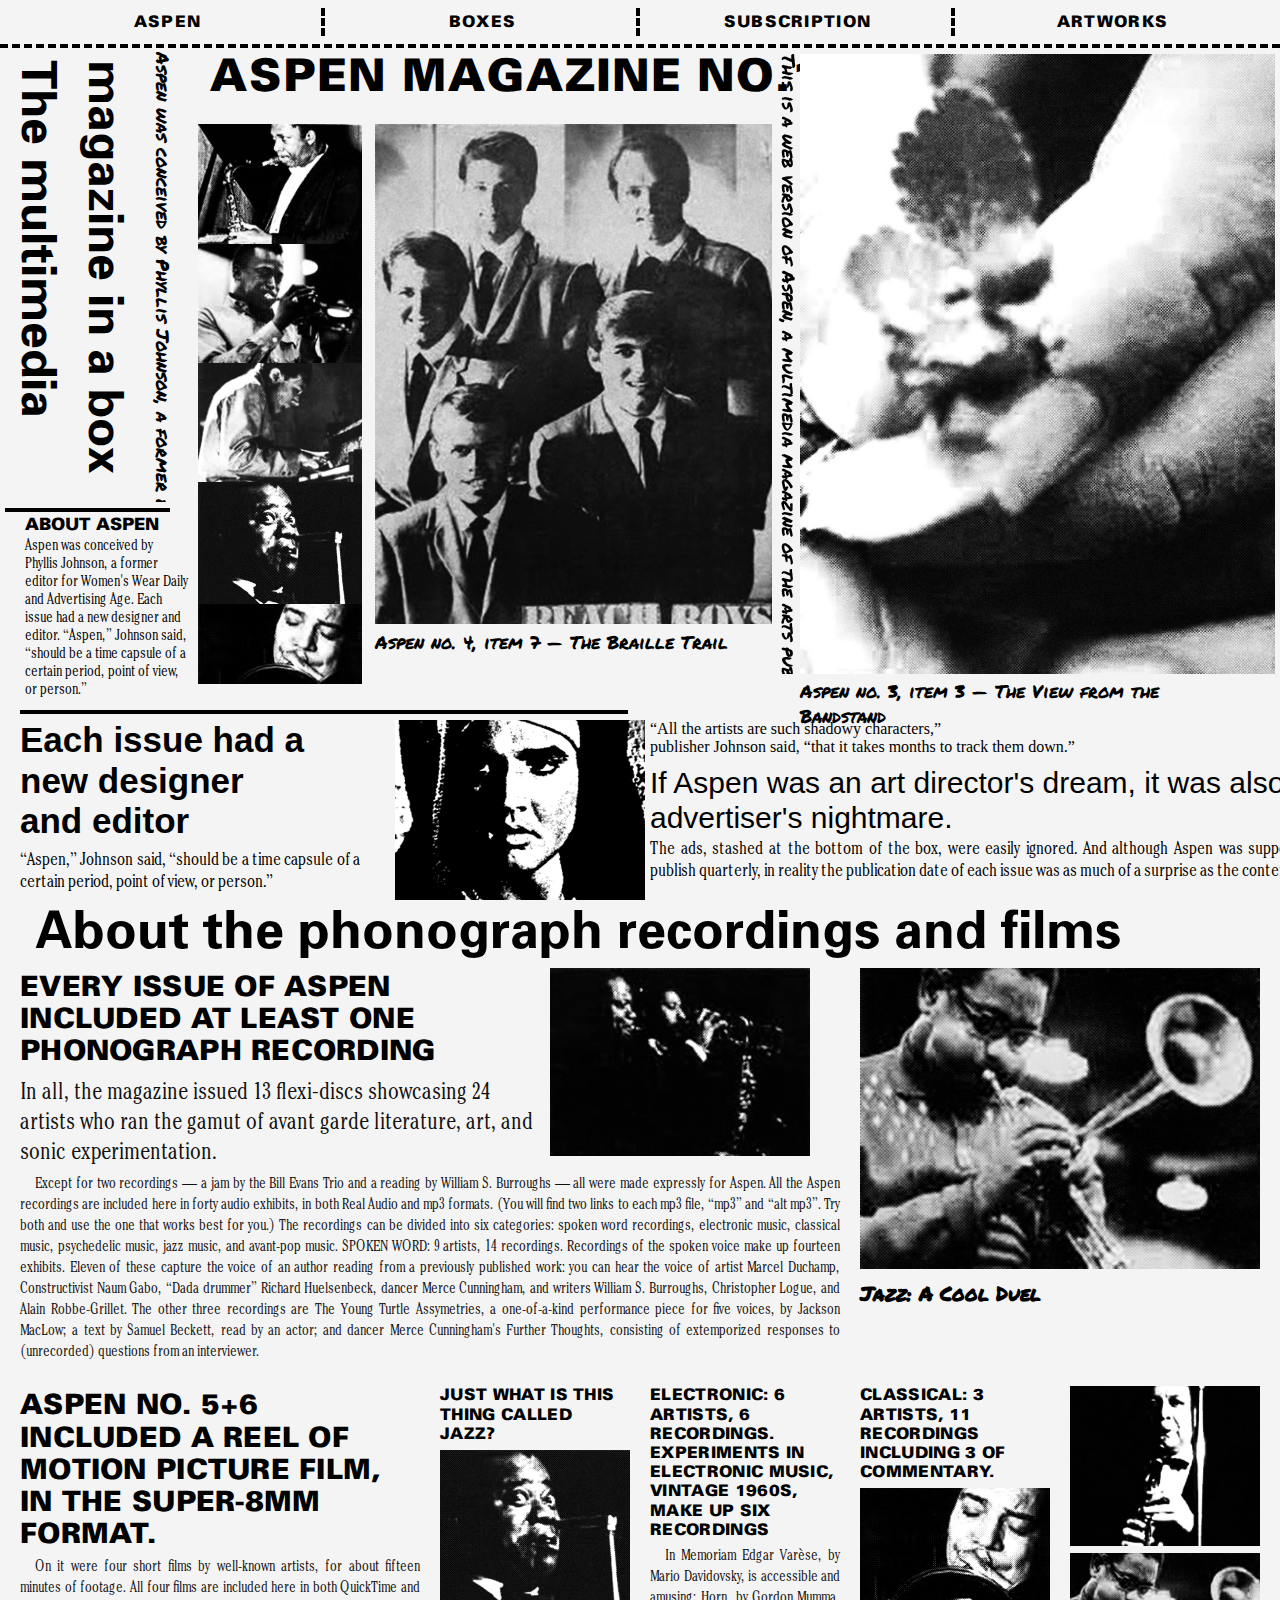
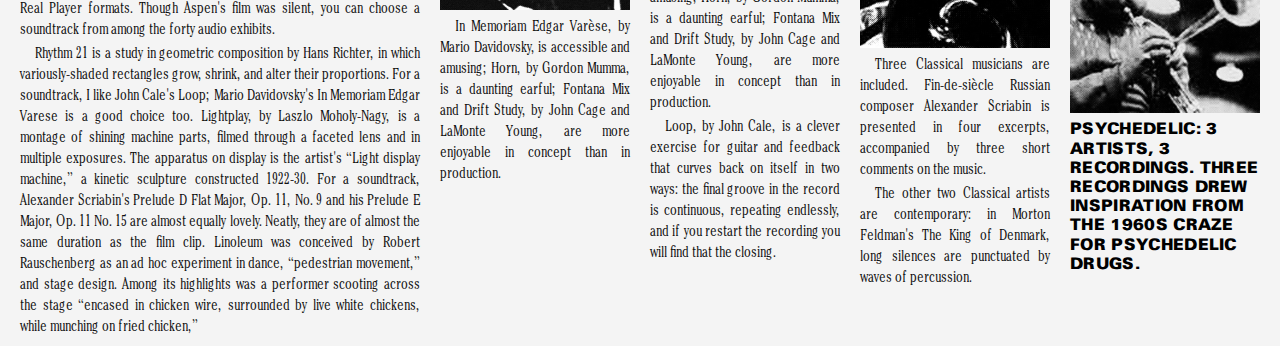
<file: index.html>
<!DOCTYPE html>
<html lang="en">
<head>
  <meta charset="UTF-8">
  <title>Aspen</title>
  <link rel="stylesheet" href="style.css">
</head>

<body>
<div class="top-nav">
  <a href="index.html" class="nav-item active">Aspen</a>
  <a href="boxes.html" class="nav-item">Boxes</a>
  <a href="Subscription.html" class="nav-item">Subscription</a>
  <a href="artworks.html" class="nav-item">Artworks</a>
</div>

  
<header class="page-header">
  <h1>Aspen Magazine no.11</h1>
</header>

<section class="grid-section">

  <!-- LEFT COLUMN -->
  <div class="grid-column col-left">

  <div class="left-text-wrapper">
    <!-- vertical text + ticker inline -->
    <div class="vertical-wrapper">
      <div class="left-vertical-text">
        <span>The multimedia <br>magazine in a box</span>
      </div>

      <div class="side-ticker">
        <div class="side-ticker-track">
          <span>Aspen was conceived by Phyllis Johnson, a former editor for Women's Wear Daily and Advertising Age</span>
        </div>
      </div>
    </div>

    <!-- paragraph under the vertical-wrapper -->
     <h1 class="left-heading">About Aspen</h1>
<p class="left-text">
  Aspen was conceived by Phyllis Johnson, a former editor for Women's Wear Daily and Advertising Age. 
   Each issue had a new designer and editor. “Aspen,” Johnson said, “should be a time capsule of a certain period, point of view, or person.” 
</p>

    
    
  </div>

  <!-- image -->
   
  <div class="image-viewport motion-left">
    <div class="middle track">
  <div class="image-strip">
    <img src="images/article/3-1.jpg">
    <img src="images/article/3-2.jpg">
    <img src="images/article/3-3.jpg">
    <img src="images/article/5-1.jpg">
    <img src="images/article/5-2.jpg">
    <img src="images/article/5-3.jpg">
    <img src="images/article/5-4.jpg">
      <img src="images/article/3-1.jpg">
    <img src="images/article/3-2.jpg">
    <img src="images/article/3-3.jpg">
    <img src="images/article/5-1.jpg">
    <img src="images/article/5-2.jpg">
    <img src="images/article/5-3.jpg">
    <img src="images/article/5-4.jpg">
  </div>
  </div>
</div>


  <div class="left-divider"></div>

</div>


  <!-- MIDDLE COLUMN -->
  <div class="grid-column col-middle">
      <div class="middle track">
    <div class="image-viewport motion-middle">
  <div class="image-strip">
    <img src="images/letter/4.jpg">
     <img src="images/letter/bandstand1 copy 2.jpg">
     <img src="images/letter/bandstand2 copy 2.jpg">
    <img src="images/letter/bandstand3 copy 2.jpg">
     <img src="images/letter/4.jpg">
     <img src="images/letter/bandstand1 copy 2.jpg">
     <img src="images/letter/bandstand2 copy 2.jpg">
    <img src="images/letter/bandstand3 copy 2.jpg">
  </div>
</div>
</div>


    <p class="middle-text">
Aspen no. 4, item 7 — The Braille Trail </p>
  </div>

  <!-- RIGHT COLUMN -->
  <div class="grid-column col-right">

  <div class="right-media">
    <div class="middle track">
   <div class="image-viewport motion-right">
  <div class="image-strip">
    <img src="images/diagrams/1 copy.jpg">
    <img src="images/diagrams/3 copy.jpg">
   <img src="images/diagrams/4 copy.jpg">
    <img src="images/diagrams/5 copy.jpg">
    <img src="images/diagrams/6 copy.jpg">
    <img src="images/diagrams/7 copy.jpg">
    <img src="images/diagrams/8 copy.jpg">
    <img src="images/diagrams/9 copy.jpg">
    <img src="images/diagrams/10 copy.jpg">
    <img src="images/diagrams/11 copy.jpg">
    <img src="images/diagrams/12 copy.jpg">
    <img src="images/diagrams/13 copy.jpg">
    <img src="images/diagrams/14 copy.jpg">
    <img src="images/diagrams/15 copy.jpg">
    <img src="images/diagrams/16 copy.jpg">
    <img src="images/diagrams/17 copy.jpg">
    <img src="images/diagrams/18 copy.jpg">
    <img src="images/diagrams/19 copy.jpg">
    <img src="images/diagrams/20 copy.jpg">
    <img src="images/diagrams/21 copy.jpg">
    <img src="images/diagrams/22.jpg">
  </div>
</div>
</div>

    <div class="right-vertical-ticker">
         <div class="vertical-ticker">
  <div class="ticker-track">
    <span>
      This is a web version of Aspen, a multimedia magazine of the arts published by Phyllis Johnson from 1965 to 1971. Each issue came in a customized box filled with booklets, phonograph recordings, posters, postcards — one issue even included a spool of Super-8 movie film. It's all here.
    </span>
  
  </div>
</div>
    </div>
  </div>

  <p class="right-text">
Aspen no. 3, item 3 — The View from the Bandstand  </p>

</div>


</section>

<div class="feature-container">
  <div class="feature-item">
    <a href="#" class="feature-link">
      
      <div class="feature-header">
        
        <h2 class="feature-title">Each issue had a new  designer<br> and editor</h2>
        <p class="feature-sneak">“Aspen,” Johnson said, “should be a time capsule of a certain period, point of view, or person.” </p>
      </div>

      <div class="feature-thumbnail">
        <img src="images/letter/bandstand1 copy 2.jpg" alt="">
      </div>

      <div class="feature-content">
        <p class="feature-info">“All the artists are such shadowy characters,” <br> publisher Johnson said, “that it takes months to track them down.”</p>
        <p class="feature-quote">If Aspen was an art director's dream, it was also an advertiser's nightmare.</p>
        <p class="feature-excerpt">
           The ads, stashed at the bottom of the box, were easily ignored. And although Aspen was supposed to publish quarterly, in reality the publication date of each issue was as much of a surprise as the contents. 
        </p>
      </div>

    </a>
  </div>
</div>

</section>


<section class="newspaper-container">
  <!-- Full-width H1 title above the grid -->
<h1 class="full-width-title">About the phonograph recordings and films</h1>


  <div class="newspaper-grid">
    <!-- Large main headline -->
   <div class="grid-block headline-main">
  <div class="headline-main-flex">
    <div class="headline-text-block">
      <h2 class="headline-title">every issue of Aspen included at least one phonograph recording</h2>
      <h3 class="headline-subtitle">In all, the magazine issued 13 flexi-discs showcasing 24 artists who ran the gamut of avant garde literature, art, and sonic experimentation.</h3>
    </div>
    <img src="images/article/6-1.jpg" alt="Thumbnail" class="headline-inline-image">
  </div>
  <p class="headline-text">
   Except for two recordings — a jam by the Bill Evans Trio and a reading by William S. Burroughs — all were made expressly for Aspen. All the Aspen recordings are included here in forty audio exhibits, in both Real Audio and mp3 formats. (You will find two links to each mp3 file, “mp3” and “alt mp3”. Try both and use the one that works best for you.)

The recordings can be divided into six categories: spoken word recordings, electronic music, classical music, psychedelic music, jazz music, and avant-pop music.
  SPOKEN WORD: 9 artists, 14 recordings. Recordings of the spoken voice make up fourteen exhibits. Eleven of these capture the voice of an author reading from a previously published work: you can hear the voice of artist Marcel Duchamp, Constructivist Naum Gabo, “Dada drummer” Richard Huelsenbeck, dancer Merce Cunningham, and writers William S. Burroughs, Christopher Logue, and Alain Robbe-Grillet. The other three recordings are The Young Turtle Assymetries, a one-of-a-kind performance piece for five voices, by Jackson MacLow; a text by Samuel Beckett, read by an actor; and dancer Merce Cunningham's Further Thoughts, consisting of extemporized responses to (unrecorded) questions from an interviewer.</p>
</div>


    <!-- Feature image with caption -->
    <div class="grid-block image-feature">
      <img src="images/article/5-4.jpg" alt="Girls Image" class="image-content">
      <h3 class="image-caption">Jazz: A Cool Duel</h3>
    </div>

    <!-- Secondary headline -->
    <div class="grid-block headline-secondary">
      <h3 class="headline-title">Aspen no. 5+6 included a reel of motion picture film, in the Super-8mm format.</h3>
      <p class="headline-text">On it were four short films by well-known artists, for about fifteen minutes of footage. All four films are included here in both QuickTime and Real Player formats. Though Aspen's film was silent, you can choose a soundtrack from among the forty audio exhibits.

      </p>
      <p> Rhythm 21 is a study in geometric composition by Hans Richter, in which variously-shaded rectangles grow, shrink, and alter their proportions. For a soundtrack, I like John Cale's Loop; Mario Davidovsky's In Memoriam Edgar Varese is a good choice too.

Lightplay, by Laszlo Moholy-Nagy, is a montage of shining machine parts, filmed through a faceted lens and in multiple exposures. The apparatus on display is the artist's “Light display machine,” a kinetic sculpture constructed 1922-30. For a soundtrack, Alexander Scriabin's Prelude D Flat Major, Op. 11, No. 9 and his Prelude E Major, Op. 11 No. 15 are almost equally lovely. Neatly, they are of almost the same duration as the film clip.
Linoleum was conceived by Robert Rauschenberg as an ad hoc experiment in dance, “pedestrian movement,” and stage design. Among its highlights was a performer scooting across the stage “encased in chicken wire, surrounded by live white chickens, while munching on fried chicken,”
</p>

    </div>

    <!-- Small headline blocks -->
    <div class="grid-block headline-small">
      <h3 class="image-caption">Just what is this thing
called jazz?</h3>
      <img src="images/article/5-1.jpg" alt="Two men image" class="image-content">
      <p class="headline-text">In Memoriam Edgar Varèse, by Mario Davidovsky, is accessible and amusing; Horn, by Gordon Mumma, is a daunting earful; Fontana Mix and Drift Study, by John Cage and LaMonte Young, are more enjoyable in concept than in production.</p>
    </div>

    <div class="grid-block headline-small">
      <h3 class="headline-title">ELECTRONIC: 6 artists, 6 recordings. Experiments in electronic music, vintage 1960s, make up six recordings</h3>
      <p class="headline-text">In Memoriam Edgar Varèse, by Mario Davidovsky, is accessible and amusing; Horn, by Gordon Mumma, is a daunting earful; Fontana Mix and Drift Study, by John Cage and LaMonte Young, are more enjoyable in concept than in production.</p>
      <p> Loop, by John Cale, is a clever exercise for guitar and feedback that curves back on itself in two ways: the final groove in the record is continuous, repeating endlessly, and if you restart the recording you will find that the closing. </p>
    </div>

    <div class="grid-block headline-small">
      <h3 class="headline-title">CLASSICAL: 3 artists, 11 recordings including 3 of commentary.</h3>
        <img src="images/article/5-2.jpg" alt="Two men image" class="image-content">
      <p class="headline-text">Three Classical musicians are included. Fin-de-siècle Russian composer Alexander Scriabin is presented in four excerpts, accompanied by three short comments on the music. </p>
      <p>The other two Classical artists are contemporary: in Morton Feldman's The King of Denmark, long silences are punctuated by waves of percussion.</p>
    </div>

    <div class="grid-block headline-small">
       <img src="images/article/5-3.jpg" alt="Two men image" class="image-content">
        <img src="images/article/5-4.jpg" alt="Two men image" class="image-content">
      <h3 class="headline-title">PSYCHEDELIC: 3 artists, 3 recordings. Three recordings drew inspiration from the 1960s craze for psychedelic drugs.</h3>
   
    </div>
  </div>
</section>




<script src="script.js"></script>
</body>
</html>
</file>
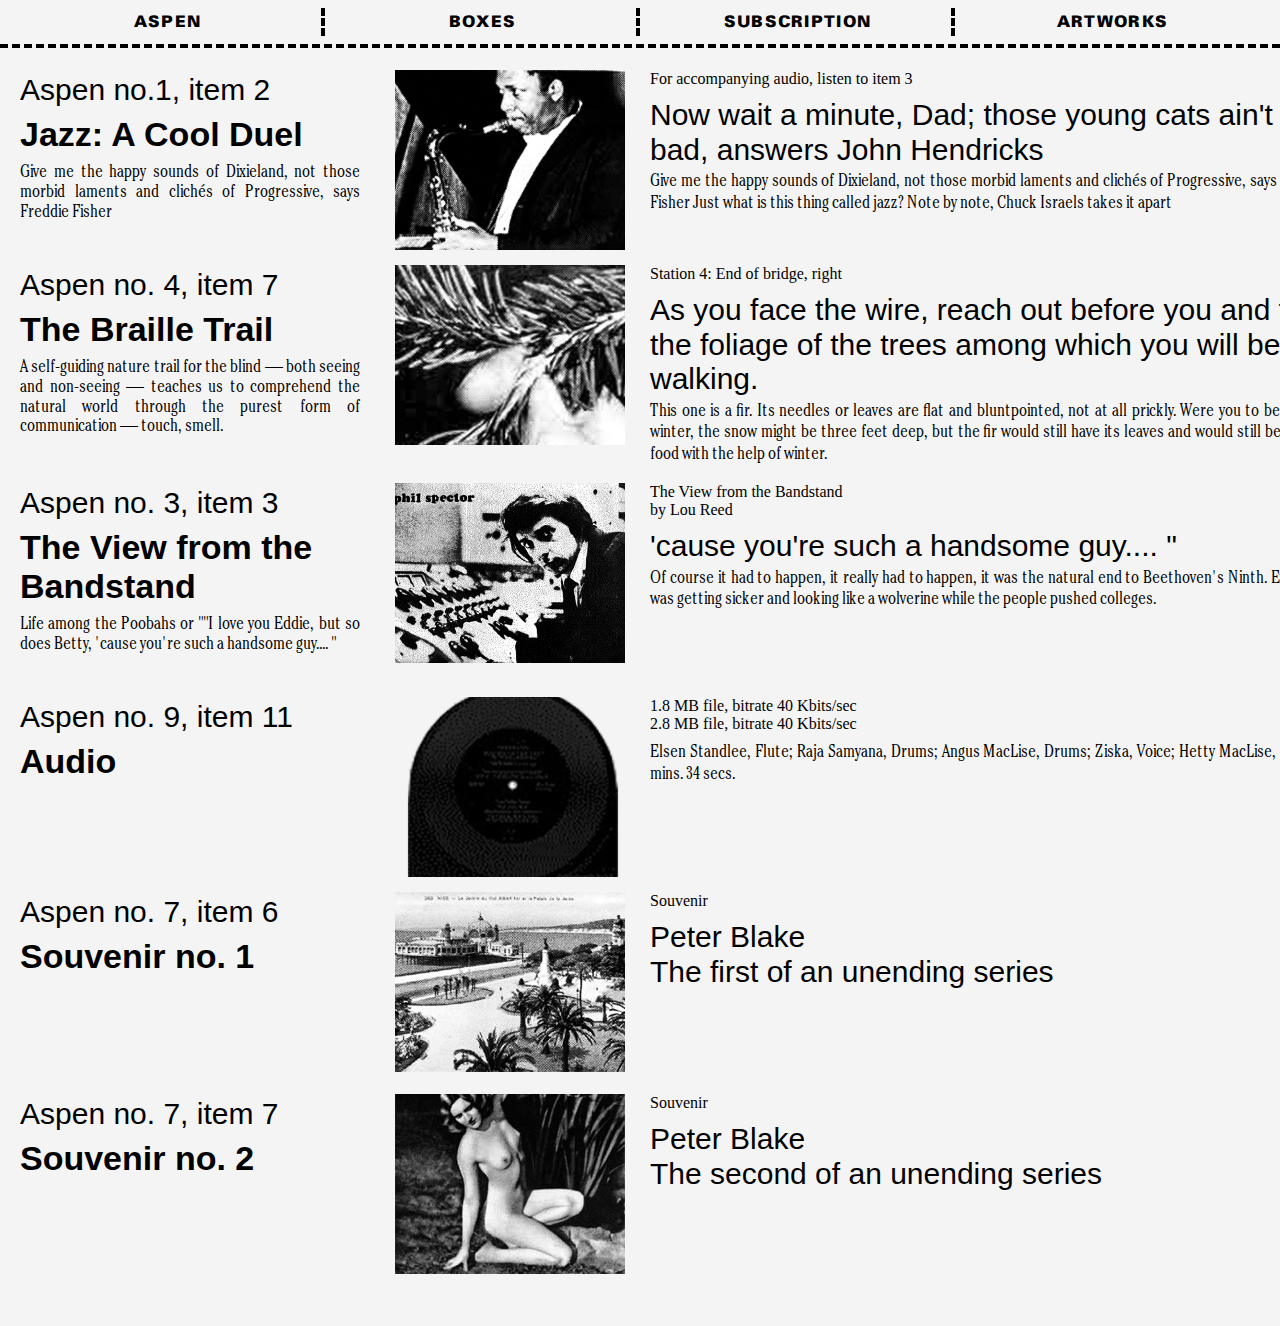
<file: boxes.html>
<!DOCTYPE html>
<html lang="en">
<head>
  <meta charset="UTF-8">
  <title>Boxes</title>
  <link rel="stylesheet" href="style.css">
</head>
<body>

<div class="top-nav">
  <a href="index.html" class="nav-item">Aspen</a>
  <a href="boxes.html" class="nav-item active">Boxes</a>
  <a href="subscription.html" class="nav-item">Subscription</a>
  <a href="artworks.html" class="nav-item">Artworks</a>
</div>



<div class="titles-container">
  <div class="title-item">  
    <a href="#" class="title-item-triggger">
        <div class="title-item-trigger-header">
          <p class="title-item-trigger-super">Aspen no.1, item 2</p>
          <h2 class="title-item-trigger-title">Jazz: A Cool Duel</h2>
          <p class="title-item-trigger-sneak">Give me the happy sounds of Dixieland, not those morbid laments and clichés of Progressive, says Freddie Fisher</p>
        </div>
        <div class="title-item-trigger-thumbnail">
          <img src="images/article/3-1.jpg" alt="">
        </div>
        <div class="title-item-trigger-content">
          <p class="title-item-trigger-info">For accompanying audio, listen to item 3</p>
          <p class="title-item-trigger-quote">Now wait a minute, Dad; those young cats ain't bad, answers John Hendricks</p>
          <p class="title-item-trigger-excerpt">Give me the happy sounds of Dixieland,
not those morbid laments
and clichés of Progressive,
says Freddie Fisher
Just what is this thing
called jazz?
Note by note,
Chuck Israels takes it apart</p>
        </div>
    </a>
    
     
     <div class="details">
<div class="details-marquee">
  <div class="details-marquee-track">
    <span>Give me the happy sounds of Dixieland,
not those morbid laments
and clichés of Progressive,
says Freddie Fisher —</span>
        <span>Give me the happy sounds of Dixieland,
not those morbid laments
and clichés of Progressive,
says Freddie Fisher —</span>
  </div>
</div>


  <div class="details-grid">

  <!-- Column 1: main text (wide) -->
  <div class="details-main">
   <div class="scroll-line"></div>
  <div class="content">
    <h2>I doubt if any word in the English language is more capable of saying less about as many different subjects than the word "jazz."</h2>
   <p>
    The word seems to have been originally used in referring to the peccadillos of procreation. It was spelled "jass" at that time and one would think of it as an entirely different word, except that the first jazz band ever to record used it thusly on their first recordings: "The Dixieland Jass Band."
   </p>
   <p> The Victor Recording Company by using the language of love in identifying their product extended the usage of the word to denote peccadillos of music.

After the first few records, the word was changed to jazz and since then it has been used indiscriminately in referring to anything and everything, no longer confining itself to the coverage of biology and music. The term "all that jazz," meaning something on the order of "stuff and nonsense," illustrates pretty well the latitude of potential involved.
</p>
<p>
  However, it must be granted that in its employ as pertains to music, usage of the word is stretched to its utter dimension.

The word "pole" is used in alluding to opposite ends of the earth, for instance, and depending on which end one has reference to at the time, that end is properly and gracefully classified with a proper prefix, such as north or south, as the predicament calls for. This is done to somewhat relieve anonymity.
Not so in music. Jazz is Jazz.</p>

<p>The happy sounds of Dixie and the morbid laments and cliches of progressive (?) jazz (?) are lumped as one.

Couldn't we at least have a north jazz and a south jazz?

It seems that contemporary music, having become the antithesis of what the term "jazz" originally implied, would deserve some definite category.
</p>
<p>First, they called it bebop, then they called it rebop and then bop and then, either to give the mutilation meaning or to further the confusion, they called it jazz. But it's like I say, jazz is jazz.

On occasion, writers will refer to the product as "sound." These cats are getting close — one step farther and they'd have made it.

It has always seemed to me that instinct should be the criterion of jazz, in its rendition, as well as in the listening.

Today, analysis, strategy and science have become everything. Two and two is four, man. Don't Juilliard and Berklee say so!
</p>
<p>The old-time jazz man didn't know that two and two was four, this being true because he was instinctively aware of the fact that no two was ever equal to another two because no ones were ever alike.
</p>
<p>Sure enough, you can travel in space, using mathematics as a springboard, and you can produce music with an I.B.M. machine, but in my book, the boys in the Model Ts didn't do too bad by ear.
</p>
<p>
  I've seen a performer under this contemporary approach virtually wear out a trumpet in one chorus, playing everything from a bass part to a piccolo part on the same instrument.

Man, was I amazed! However, I'd much rather hear a guy like Beiderbecke play just one note, within the staff, or anywhere else for that matter. Jazz is Jazz. Mostly, I guess it's what people think it is. Some think it's taking a horn apart and putting it back together in one chorus of sixteen measures and some think it's holding a long, high note (preferably a little flat and without vibrato) for thirtytwo measures—and the longer you hold it the sooner it'll fit.
</p>
<h4>
  And techniques? Wow! But it's like Joe Marsala once said—"If you don't care what notes you use, who can't have a technique?"
</h4>
<p>
  The distance between notes has always seemed of importance to me—both up and down and sideways. Nowadays, they just bunch 'em up in all directions and goddam!
</p>
<p>

MY FAVORITE WAY OF listening to most of today's output is with a pair of tight-fitting earplugs and a pair of dark glasses, so you can't see anything much either, and then proceed to get loaded.

Rock and Roll has something, though— namely, the dancers—and one can get his kicks out of trying to think up some practical use for the twist.
</p>
<h4>It wasn't too long ago I attended a jazz (?) session in the modern idiom and had forgotten my dark glasses.</h4>
<p>Here are these cats, black glasses by the square foot, and wall-to-wall beards and they're playing the blues in B flat in the key of A. That is, they're playing it in B sharp and A at the same time. This is jazz, man, but only half as good as when they get all screwed up.

How they can tell when they're all screwed up, I don't know, but they can tell somehow and even through the beards and dark glasses you can tell they're all cheered up — soul music avant garde!</p>
<p>Now that they're completely fouled up and nobody knows where the hell they're at (except the audience) they really get crackin' and things get better all the time as anything fits anywhere and everything sounds the same as it did in the first place, except more so, and louder, which is really impossible, so the saxophone player evidently gets to feeling rather hopeless and casually drops out and one of the other guys, seeing this, figures it's the end and also drops out.

This is a hell of a good chance for the piano player, who hasn't been heard so far, and he bats his brains out for an indefinite period whilst the dropouts sit there growing beards.</p>
<p> Suddenly, but not too soon, the boys find out where they're at and figure it's a good time to have an intermission—while they're ahead. So this is what they try to do and in trying to stop they get so really fouled up it sounds like a special ending and this inspires the drummer to a fifteen minute solo.

</p>
<p>
  The rest of the band sits there and pick their noses, etc. for a quarter of an hour. Now the trumpet man takes off on a cadenza as a signal that the drummer is through with his solo, which everybody accepts except the drummer, so now the only thing left to do is to try to drown out the drummer, which they finally do, and now after another ten minutes of trying to find out who's got the ball, they finally get the ducks back in the pond and an intermission is had.
</p>
<p>
  They all meander over to a table where sits a chick (with dark glasses) who looks like an offspring of Lady Macbeth by Dracula. A round of introductions takes place wherein all the boys smile, thereby showing their teeth and giving their faces a much needed biological identity, and become seated, which offers another clue.
</p>
<p>
  Nothing much happens now for awhile and they just sit looking as if they'd just gotten through with inventing a tea kettle with a whistle on it, or something, until one heads for the powder room, another toward the bar and another for the cigarette machine, whilst the fourth one remains at the table with this Charles Addams weirdo and gazes into her eyes through two thicknesses of dark glasses — his and hers.
</p>
<p>
  Being in no mood to hear "How High the Moon" again in a multitude of keys simultaneously, I have me another snort and powder out before I have to call a tug boat to get me home.

As time goes by, I try to keep "tripped up" (that's the latest for "hepped up") by reading musicians' magazines and it seems that night clubs everywhere, generally speaking, are closing their doors or eliminating live entertainment. Personally, I think a few less beards and a little more music would tend to alleviate this situation.

</p>
<h4>
  For instance, there's this guy from Denver by the name of Dick Gibson who likes music.
</h4>
<p>Two years ago, wanting to hear some Dixie music, he laid out eight thousand bucks and hired some of his favorite musicians and had himself a bash in Aspen that wouldn't quit.

Now, last year, he was in the mood again and underwrote a bash for fifteen thousand smackeroos and at eighty-five dollars per ticket, he was sold out with calls for more.</p>
<p>
  This September, he's done it again, and it looks like a yearly bash. That's an example of what music will do for business and I venture to say there'll never be a beard in the place unless it's some cat with a complimentary ticket and if there happen to occur any flatted fifths, they'll be the bottled variety.

I wrote this mess, and from what I gather, it seems that I don't like beards and do like Dixie. Well, jazz is jazz, and I guess I'm stuck with the hairless variety.
</p>
<h4>FREDDIE FISHER: The author has this to say about himself:</h4>
<p>"I was born in 1904. Heard my first jazz music on a Mississippi riverboat named the Capitol. Decided then and there that I had to have a clarinet and have been trying to learn to play it ever since.</p>
<p>"As far as I know, none of the excursion boat music was ever recorded and what a pity. There was a cornet player named Emmett Hardy who was greater even than Bix, according to all musicians who ever heard him.

</p>
<p>
  "After saving up enough money to buy a tuxedo, I got a job in a band out of West Union, lowa—Harry Fitzgerald and his Troubadors and we troubadored, believe me!
</p>
<p>
  "Many bands later and smarter, I took up comedy and corn and wound up as Freddie "Schnickel-Fritz" Fisher and his band, making many records for Decca and quite a few movies. Got tired of the rat race known as Hollywood about 15 years ago and somehow found Aspen and stopped looking. Nowadays, I play mostly for kicks and manufacture jewelry. That's it."
</p>
<h3>
  	
Now wait a minute, Dad;
those young cats ain't all bad,
answers Jon Hendricks
</h3>
<p>
  When Freddie Fisher says, "I doubt if any word in the English language is more capable of saying less about as many different subjects than the word "jazz", he speaks more intelligently on the subject than many a so-called "jazz critic" has. I don't know about you, but that's my view. I take the position that the only critic of music is the musician.
</p>
<p>
  Continues Freddie: "The word seems to have been originally used in referring to the peccadillos of procreation." This statement contains a great and important revelation and I would like to delve into it in more depth, by way of explanation. In a work called "Evolution of The Blues," in which I had my say, I said it this way:
</p>
<p>
  "Now, in New Orleans when the French flag was unfurled, the Crescent City was known as 'The Paris of The New World,' a city wherein right from the start there was plenty of culture music, and art.
</p>
<p>
  "And in the evenin' when the work was done, the French let the slaves have a little fun. They blew a castoff horn and played a broken drum and let the rhythm cut loose some. And they always sang. They sang in the fields in the heat of the day. They sang in the evenin' when the day went away. They sang of work and earth and sod. In a brand new language they sang the praises of God. 'Though the church was new and the language was too the feelin' of children is always true, so the spirituals became the way of expressing the hope of a better day. 'Steal Away' could be taken differently if three or four of the children turned up missin' the very next day, and 'Swing Low, Sweet Chariot' made many a sad eye gleam when it meant that the Underground Railroad was runnin' full steam. Through spirituals the children could send messages while workin' with their shovels and hoes right under the master's nose.
</p>
<p>
  "Now, cities are sinful. There ain't no more to it. If you ever get a chance to move outa one, do it, 'cause when the children got to the cities they still sang the music of the church, but the words they was singin' left the church in the lurch. In the church, women are called 'Sister' and the music had no hues, but out side the church women became 'Baby' and the music became the Blues. Or, as the scholars would say: Spirituals are the music of earth and sod expressing the slaves' belief in God. Blues are the music of suffering and strife expressing the secular side of life."
</p>
<p>
  Now, don't ask me why they're called the blues, 'cause I don't know why. The only thing I do know is that Man on Earth is surrounded by sky, and the sky is blue, and from the blue sky the blue sea gets its hue. And when you stop to think about it some, even the blackest night ain't really black. It's dark blue! So, when you sing spirituals outside church, you gotta pay earthly dues so they become the blues, and when you play 'em on a horn a new music is born, a music that became very popular because of its infectious rhythm. Wherever it was played the players got the people swingin' with 'em. If you don't believe that's so you must've forgotten when they threw stones at Richard Nixon in Venezuela and a week later threw flowers at Satchmo. John Foster Dulles may have been Secretary of State but it was Satchmo who salvaged many a State Department date. And I certainly must include in this piece the fact that Dizzy stopped an anti-American riot in Greece. But for reasons too degrading to mention, this musical invention was removed from places like Congo Square, where people came from as far away as Europe to enjoy it there, and placed in houses of prostitution. Under those circumstances it became pretty hard to acknowledge it as a cultural contribution.
</p>
<p>
  This is what Freddie Fisher means when he speaks of "peccadillos of procreation." The chicks involved were not interested in procreation, but sensation. No one can refute the fact that the music which had been born in church had been systematically relegated to houses of ill repute. And the word "jass" or "jazz" didn't—and still doesn't, refer to the music at all, but to the sexual activity engaged in by the girls on call. American musicians— older and newer, still have to labor under the onerous connotation of a word that is less descriptive of music than of a sewer. In every American city it's still the norm to erect expensive opera houses glorifying a European art form.
</p>
<p>
  Yet, the young cats are the spiritual children of the old cats, and if the old cats don't like what the young cats do they really can blame no one but themselves, and I sincerely believe this to be true. It's comparable to the careless, immoral parents of today who do anything they care to, then refer to their children as "juvenile delinquents" when they do the things their parents do. The father is supposed to guide the child, but some of the old cats cut up pretty wild. Okay, so the only places where they could play the music was in joints where whiskey was sold by the cup, but did the old cats have to try their best to drink it all up? If a man is alotted 70 years in the Bible before he draws his last breath, how come so many older cats used to drink themselves to death? Just what is the difference between an old cat who takes a drink wherever and whenever he can grab it and the young cat with a heroin habit? Everything's faster these days, and heroin's quicker than liquor. Both seem, to me, a crime. Perhaps the difference is one of time.
</p>
<p>
  Still, I agree with Freddie that the average old cat is more musical and mellow than the average young fellow. At least in the old days the only experts were the musicians alone. Nowadays "critics" are crawling out of the woodwork and many of them have become widely known. And the service these "critics" have rendered to the art form they pretend to criticize is that they have cut it up more ways than two boardinghouse pies. Just what does the term "progressive" mean? Does it mean Stan Kenton playing atonally and dissonantly loud enough to draw a crowd, then, when everybody got hip to what was goin' on in his head, quittin' the scene declaring, "Jazz is dead"? But he met his Waterloo and time was his Wellington. Long live Duke Ellington!
</p>
<p>
  And what about the young cat who is advised by critics that he should attend schools to learn where he's at? There's an old saying: "If you don't like it, you can lump it," but to me it's downright silly of a young cat to walk past Louis' and Dizzy's and Bobby Hackett's house on his way to learn how to play the trumpet, or to pass Coleman Hawkins with his axe on his way to learn how to play sax. When it comes to this music we unfortunately call jazz, these men and others are the only schools, and students of this music who learn in any other are fools.

However, blanket condemnations of "modernists" are dangerous, 'cause you might overlook the contributions of the cats who have attained high position because they have carried forward an old and honorable tradition. I refer, in the main, to Miles Davis, Horace Silver and John Coltrane. About Miles we need not waste word. He is out of Diz via Bird. His playing sometimes attains a poignancy that moves one to tears. He is the most individual trumpet stylist in years. One could not refute this if he tried. It cannot be denied.
</p>
<p>
  Less well-known is the contribution of Horace Silver, whose groups have always created a sensation and who is the Duke Ellington of this generation, since it is wellknown that virtually all the compositions his groups perform are his own. The sound Horace created with the original Jazz Messengers was so down that both Horace and Art Blakey work successfully using what is basically the same sound.

About John Coltrane let me make myself clear. Like him or not, he is playing faster than most of us can hear. If it took us 300 years to get Bach into our brain, you can figure how much longer we have to go before we hear John Coltrane. I'm sure if he thought about it the prospect would wig him, but he'll have t'be done split a longer time than Bach before some of us dig him. But one thing y'gotta keep in mind: He ain't ahead. We're behind. About 'Trane many adverse criticisms are heard, but, if memory serves me correctly, it was the same way with Bird. Some people complain that 'Trane plays too loud. Yes, he plays loud. You bet! But has there been a better way to attract a lethargic crowd? Not yet! I have a theory, and some may call me a fool, but I think that inept and unartistic imitators trying to play like 'Trane started the whole avant-garde school. They heard just enough of 'Trane to dig that he had a newer, faster way, but they never did dig that first you have to know how to play. They're not hip to the fact that 'Trane played Rhythm-and-Blues dues. I have an idea what the term "avant-garde" means on today's music scenes, so I wanna warn you that it means "before you put your guard up I'm gonna whip this swindle on you an' by the time you get hip to the fact that I done messed up your head, I will have made me enough bread."
</p>
<p>
  So there's a lot the old cats could have taught the young cats if they had been more aware, but too many cats, old and young, just don't care. To say that one type of music is better than another is like saying a child is better than its mother. Music in the old days is warmer in many ways, but so were those days. There was love abroad in the land, so musicians brought that love up on the bandstand. And it wasn't a business so much then, but still an art. "Commercialism" has torn music and musicians apart. Then the union stepped in and stopped cats from jammin' and that's when all the open doors started slammin'. Cats went into competition with one another and each one forgot his brother. The young cats forgot the days and times of old and got so cool they got downright cold.

So, let's keep the best of the new ways and put it with the warmth and feeling of the old days and have a ball, 'cause I'd rather have bad music than no music at all.
</p>
<p>
  JON HENDRICKS: Singer, drummer, shortstory writer and poet, Jon Hendricks is one of the top jazz Iyricists. Everything he writes (including this article) has a strong jazz beat—or as Jon says, "Take a little time and you'll find a little rhyme." As middleman in the trios of Lambert, Hendricks & Ross and Lambert, Hendricks & Pavan, he became sort of the James Joyce of Jive.
</p>
<h4>	
Just what is this thing
called jazz?
Note by note,
Chuck Israels takes it apart</h4>
<p>
  	
Freddie Fisher and Jon Hendricks have attempted some definition of what is apparently a confusing word. Mr. Fisher tries an etymological analysis of the word "jazz" and Mr. Hendricks tries to pin things down by some history and naming of names. Here is the most concise working definition of the word "jazz" that I can come up with (it is far from the most complete):

Jazz is a method of making music. It is a method which produces a music with a characteristic highly syncopated rhythmic feeling. It usually has room for improvisation within the framework of the harmonic structure of the piece as laid down by the bass, piano, and/or guitar, which, together, provide a kind of contemporary basso-continuo foundation for the music.
</p>
<p>
  While this may seem to be a broad definition, at least it excludes what is not jazz. Anything contained within the boundaries of this description is jazz of one sort or another. This definition excludes evaluations. It does not tell you whether the music is good or bad.

Dixieland and progressive jazz both fall within this definition, along with all the other myriad kinds of jazz music. Discussions of these particular musical differences are questions of style.

The word "Dixieland" describes certain easily recognizable characteristics of a music. There is a more or less typical Dixieland instrumentation: at least three horns in the front line—usually clarinet, trumpet, and trombone —and a rhythm section that may include banjo and tuba. The melodies and their embellishments are of a predominately diatonic nature, the harmonies are essentially triadic in character, and the rhythms are felt in simple and clear syncopations against a two-beat (to the bar) rhythm section.
</p>
<p>
  Besides this, there is a characteristic ensemble formula which is often heard in Dixieland bands in which the trumpet plays the melody, often quite freely; the clarinet improvises an eighth note obbligato over the melody; and the trombone plays a bass line in half and quarter notes (sometimes called "tailgate" for reasons that make a picturesque story but are tangential to the musical facts).

Not all of these characteristics at once are necessary to make a Dixieland sound; remember, now we are talking about a "style"— an amorphous, changeable combination of ideas and executions which is only vaguely defined and whose boundaries defy solidification. The best we can do to suggest what this style is like is to aim somewhere around the middle and take a pot shot.
</p>
<p>
  What is called "progressive jazz" also covers a multitude of sins and saintly acts. It is bounded on the rear guard by some things called "mainstream" and "swing music" (notable as the only famous monarchy in the usually democratic music world); on the avant-garde by many noise makers and happenings makers but too few music makers (I have never been able to figure out what those happenings makers were good for since happenings seem to be happening all the time without their precious assistance); and flanked on all sides by commercial musics which borrow from its vocabulary, like Bossa Nova, American popular music of many kinds, and even a companion blues music with which it shares a mutually nourishing relationship.
</p>
<p>
  I've taken a shotgun blast all around the shape of progressive jazz because the center of it is so busy with variants that it is harder to characterize than Dixie. However, there is a rich musical vocabulary available within the progressive jazz styles which make use of a multitude of subtle shadings of melodic, harmonic, and rhythmic relationships. These variations, within the style, are so profuse that to say that the melodies are chromatic, the harmonies based on complex chords, and the rhythms highly syncopated is not very helpful. All that is generally true.

Jazz has moved and changed style at an amazingly rapid rate trying to catch up with centuries of development in classical music in the short space of about sixty years. Whether or not it has "progressed" is not exactly the question here. A more complex style is not a guarantee of better communication and artistic results.
</p>
<p>
  Mr. Fisher has a preference for one style of jazz music—Dixieland. He describes a jazz session of the most unattractive, anti-social, uncommunicative, and formless sort and then labels it "progressive." The musicians that Mr. Fisher heard may well have been just as bad, if not worse, than the picture he paints of them. They may even have been playing in a modern jazz style. But the essential fact is that they are bad musicians—not that they are progressive jazz players.

The characteristics of any good music fall into two general categories: those which convey emotional qualities, and those which convey a sense of form, giving the emotional content a shape to ride on and helping to make the feelings understandable to someone besides the person who is playing.

The most important thing about the emotional qualities is that they must be there. The artist must be in intimate contact with those spontaneous elements of his personality in order to give a creative and meaningful performance.
</p>
<h3>
  The formal elements of music are the structure through which the artist makes his feelings understandable to other people.
</h3>
<p>
  Let me amplify that statement because I think it will help clear up some of the stylistic questions involved in these discussions of jazz—and it may even shed some light on the murky gloom of the jazz avant-garde.

Form is not always necessary for expression. There is a great range of human feeling that can be expressed without language or any kind of intellectual knowledge. Babies cry in pain or gurgle in contentment; men roar in anger or smile in pleasure. Love, hate, fear, and tenderness are basic experiences in the lives of everyone and are communicable in the most direct and universal ways. But, and this is a large "but" in this particular discussion, in order to go further with communication and express the individual idiosyncrasies of human experience, we need a more sophisticated structure and language which is accepted and understood by the expressor and his audience.
</p>
<p>
  If this seems to be a rather obvious fact, I can hardly argue the point. However, many have embarked on lengthy discussions of art as if this element of understood language did not exist at all as an intrinsic part of a communicative artistic experience.

If we look at this consideration specifically in terms of music, it follows that the musician with the largest musical vocabulary and the most complete control of musical grammar and syntax, can best express the subtle variations of feeling that make up his personality. But here's the rub. Where are the listeners to this music? Are they aware of the artist's language? Do they understand it?
</p>
<p>
  Unfortunately, in my experience with the jazz audience, I must admit that they do not. The world of jazz is sadly lacking in educated listeners. Music is a demanding language to begin with. It cannot be well understood without disciplined and dedicated concentration. What has been heard must be accepted and retained in order to understand what is to follow, and there is no going back to catch up.

In order to understand jazz, some knowledge and experience with musical formn is necessary. Most of us have that knowledge from our daily lives. It is hardly possible to live without exposure to many different kinds of music. Now what about listening? How about carrying over the results of one experience in order to more fully understand the next one?
</p>
<p>
  Labels arid names are conveniences which can serve well to sort out and define, or serve badly to pigeonhole and limit. You don't have to be able to talk about music to be able to appreciate it. The essential kind of educated listening is characterized by a growing recognition of parallel cases, regardless of whether or not one is able to specify one's experiences with labels.

When I was in school there was a sign in our rehearsal room that said, "Music is a picture painted on a background of silence." I remember how right I felt about that sign admonishing us to quiet, but as I am writing this now I see an essential concept that was missing from that statement—it is time, as well as silence, on which music is painted.
</p>
<p>
  What a fortune of subtleties abound in the .temporal elements of music. How are we measuring musical time? By drumbeats? By clocks? By heartbeats? By instinctive comparison to other temporal experiences? How long is your attention span, you listener to music? Can you concentrate throughout an entire composition or is your attention span limited to a 60-second television commercial? How fine are your perceptions? Have you heard that note before? Was it held longer this time? Has this whole pattern been heard before?

These are considerations which we are all taught in secondary school music appreciation class. They are some of the elements which make up musical language. Along with pitch, timbre, and dynamic variations they are the elements of universal musical form.
</p>
<p>
  I have been talking in a general way about music and everything I've said is applicable to. Iistening to jazz. Balance and proportion and clarity of thought and expression within a historically understandable musical language are all part of good jazz. But along with these elements, there are some specific characteristics to be found in jazz which give it its special flavor and feeling.
</p>
<h4>
  The rhythmic vocabulary of the jazz musician is highly syncopated.
</h4>
<p>
  Jazz derives much of its impetus from the contrast between the rhythms of the soloists and the generally steady pulsation of the bass and drums. The rhythm section provides measured jumping off points against which the soloist builds a varied pattern of counter-rhythms. The comnlexity and variety of these rhythmic relationships vary with the style—but the process and the essential relationships between soloist and rhythm section are the same for progressive jazz as for Dixieland.
</p>
<p>
  The bass and piano or guitar also provide a continuous harmonic carpet on which the soloist walks his crooked miles. This background has a repetitive structure, agreed upon in advance according to the composition being played. This background, moving through time, serves as the springboard for the melodic relationships in the music. This pattern, which keeps everybody playing together, exists in the same essential form and is used in essentially the same way in both modern jazz and in Dixieland; again, with varying degrees of complexity of relationships.
</p>
<p>
  These, then, are the processes or methods of jazz. Within these methods, there is some improvisation—actually a great deal of it, but generally less than most people, even some highly trained classical musicians, seem to think. And this improvisation is of a sort that is highly disciplined and contained within a given framework of musical "rules." How each musician realizes these "rules" is what makes up his personal style. He may be highly educated and mechanical in his manipulation of musical sounds, or naive and instinctively spontaneous, or highly educated and highly spontaneous, or naive and very mechanical. A high degree of musical information does not guarantee that the holder of this information is able to use it artistically, nor does a lack of musical education guarantee good musical instincts. A great jazz artist educates himself in the best use of the biggest musical vocabulary he can handle and proceeds to fit that vocabulary into the most satisfying frameworks he can find in the most spontaneous possible way, each time he performs.
</p>
<p>
  Louis Armstrong, Jack Teagarden, and Barney Bigard have all developed this art to a beautiful degree of perfection. So have Charlie Parker, Dizzy Gillespie, Lester Young, Clifford Brown, Stan Getz, Miles Davis, and Bill Evans. As a jazz composer, Duke Ellington has created some of the most rewarding pieces of music in America and they stand equally well as songs and as structures for improvisation. Bill Evans has also written many good jazz pieces, each of which has its own special character. Evans' pieces are very defined as structures for improvisations and they retain their unified character even during the improvisations, because each structure is a natural development of one or two musical ideas to which Evans limits himself at the conception of the composition. By incorporating the germinal musical idea into the harmonic structure of the piece on which the improvisations are built, Evans achieves a personality for each of his compositions.
</p>
<p>
  Stan Getz has had a great deal of long-deserved exposure in the last three years and is one of the greatest jazz players of all time. He plays the saxophone with an incredible combination of beauty and virility and has one of the widest emotional ranges of any performer I have ever heard. He can project enormous power, generate great heat and excitement, and in the next breath evoke tenderness or a cry of pathos. All this he does while drawing beautifully organized forms, treading that thin line which keeps the natural from sounding banal and obvious, and the spontaneous from sounding chaotic and absurd.
</p>
<p>
  In the end, it is not the color of the socks that Lester Young wore at some historic record date, or the personal habits and problems of some troubled musicians, or the eccentric and sometimes anti-social behavior of one or another group of musicians, that make jazz history. Those are the things which require no expense of energy on the part of the listener to understand and are therefore accessible to a great number of uncommitted people. Those things make for idle discussion and momentary attention.

It is the artistic content of the music, which requires dedicated digging on the part of the listener, which remains to make a permanent impression on the music of the world.
</p>
<h3>
  	
With whom do you agree?
Play our record and see.
One side is Dixieland;
The other is wayoutland.
</h3>
<p>
  	
CHUCK ISRAELS: Born into a musical family (his parents run the Indian Hill Music Workshop at Stockbridge, Mass.), Chuck studied cello, guitar, sang in choral and madrigal groups before switching to the bass. While getting his bachelor of music at Brandeis University, he started composing and playing with jazz groups. Among them: Billie Holiday, George Russell, J. J. Johnson, Benny Goodman, John Coltrane, Stan Getz. Now he's part of the Bill Evans trio, thinking of starting his own group. 
</p>
  </div>
  </div>

  <!-- Column 2: vertical info (fixed on scroll) -->
  <div class="details-meta">
  <div class="details-meta-inner">

    <h1 class="meta-title">The most individual trumpet
stylist in years and a great
discoverer of talent</h1>

    <div class="meta-columns">
      <div class="meta-col">
        <h2>	Jazz: A Cool Duel
          <br>	Aspen no. 1, item 2
        </h2>
      
      </div>

      <div class="meta-col">
        <p>
          "If you can hear, this music will
make you think of a lot of weird and
wonderful things. You might even
become one of them"—LeRoi Jones
        </p>
        <h3>JOHN COLTRANE</h3>
        
      </div>

      <div class="meta-col">
        
        <p>
          Tremendous virility and range
of expression. <br>One of the Jazz Greats.
        </p>
        <h3>STAN GETZ</h3>
      </div>
    </div>

  </div>
</div>

 <div class="details-images bg-pink">
  <img src="images/article/1.jpg">
    <img src="images/article/2.jpg">
    <img src="images/article/3-1.jpg">
    <img src="images/article/3-2.jpg">
    <img src="images/article/3-3.jpg">
    <img src="images/article/4.jpg">
    <img src="images/article/5-1.jpg">
    <img src="images/article/5-2.jpg">
    <img src="images/article/5-3.jpg">
    <img src="images/article/5-4.jpg">
    <img src="images/article/6-1.jpg">
    <img src="images/article/6-2.jpg">
    <img src="images/article/6-3.jpg">
    <img src="images/article/6-4.jpg">
  
  </div>
</div>
  </div>


  



  <div class="title-item">
    <a href="#" class="title-item-triggger">
        <div class="title-item-trigger-header">
          <p class="title-item-trigger-super">Aspen no. 4, item 7</p>
          <h2 class="title-item-trigger-title">The Braille Trail</h2>
          <p class="title-item-trigger-sneak">A self-guiding nature trail for the blind — both seeing and non-seeing — teaches us to comprehend the natural world through the purest form of communication — touch, smell.</p>
        </div>
        <div class="title-item-trigger-thumbnail">
          <img src="images/diagrams/3 copy.jpg" alt="">
        </div>
        <div class="title-item-trigger-content">
          <p class="title-item-trigger-info">Station 4: End of bridge, right</p>
          <p class="title-item-trigger-quote">As you face the wire, reach out before you and feel the foliage of the trees among which you will be walking.</p>
          <p class="title-item-trigger-excerpt">This one is a fir. Its needles or leaves are flat and bluntpointed, not at all prickly. Were you to be here in winter, the snow might be three feet deep, but the fir would still have its leaves and would still be making food with the help of winter.</p>
        </div>
    </a>
    

  <div class="details">
   <div class="details-marquee">
  <div class="details-marquee-track">
    <span>“The total environment is now the great teacher.”</span>
  <span>“The total environment is now the great teacher.”</span>
  <span>“The total environment is now the great teacher.”</span>
  <span>“The total environment is now the great teacher.”</span>
  </div>
</div>



  <div class="details-grid">

  <!-- Column 1: main text (wide) -->
  <div class="details-main">
     <div class="scroll-line"></div>
  <div class="content">
    <h2>The Aspen Braille Trail was built high up in the Independence Pass wilderness, at 10,400 feet, by a small band of Aspenites and White River Forest Service personnel.</h2>
    <p>Robert B. Lewis, scientist, idealist and prime instigator of the trail, hopes that it will serve as an experimental trail that other communities can emulate — maybe some day there'll be "a network of such trails across the country in woodlands, along streams, in the mountains and even the deserts!"
    </p>
    <p>
      We are informed at the outset that no poisonous plants, insects or reptiles inhabit this tract of land, which is to say that there are only good vibrations. Touch, taste and smell! Our sight has blinded us to many of the marvels of the natural world, since it has anesthetized our other senses. Oddly, the wonders of the natural world are even more wondrous when experienced without sight.

The 23 trail markers were written by Dr. Alfred Etter, naturalist and conservationist, and our picture captions are excerpted from them.
    </p>
    <div class="content-side">
      <p>	
What would happen if there were a glad acceptance of the sensuous in all forms?
If we could rediscover our hands, eyes and ears, our tongues and noses, and then enjoy them without embarrassment.
<br>
— Ben Thompson
</p>
 <img src="images/diagrams/2 copy.jpg">
    </div>
    <h4>Station 1: Highway end of trail</h4>
    <p>Welcome to the Roaring Fork Braille Trail! This is a cooperative effort of certain citizens of Aspen and the White River National Forest which we hope will add another dimension to the life of the blind and the life of the nation. This trail through a spruce and fir forest is designed with two ideas in mind: that people need to know the feel of nature, and that the natural world needs people who understand it and will speak out for its protection.
    </p>
    <p>
      Though you are in the midst of some of the wildest country in America, and even though you may want to walk unaccompanied, you will be safe. You will be guided by a wire. There are wires on both sides of the path, and you can reach from one wire to the other in most places.
    </p>
    <h4>
      Station 2: Bridge entrance, left
    </h4>
    <p>
      Nature speaks to all of us. Glorious western landscapes await discovery not only by the average tourist, but by the tourist who, deprived of sight, can sense the glories of nature by the way they feel, sound, or smell, or in new combinations of wind, humidity, and temperature. Each of you will bring back different impressions. Each of you will feel things differently, detect different odors, and hear different songs cast on the air by the birds or insects that will be your new companions. All these cannot be named or described on the Braille cards, but remember that the names of natural things are man-made, and real understanding and enjoyment do not depend on knowing a man-made name, but in sensing the variety of nature and the fascinating manner in which all the living things in an environment are tied together in a web of life. To put you completely at ease, there are no poisonous plants, insects, or reptiles.
    </p>
    <p>
      You are about to cross a thirty-foot bridge over the Roaring Fork River. Stop midway at the signal, and listen to the many stories this river has to tell.
    </p>
    <h4>
      Station 3: Mid-bridge, left
    </h4>
    <p>
      The Roaring Fork is a mountain stream that tumbles over rocks, rapids, and waterfalls in its quest for the sea. Its waters come from melting snows and mountain storms, from altitudes above 14,000 feet, from the rooftop of America. Sixty miles from here, at Glenwood Springs, the Roaring Fork adds its waters to the famous Colorado River. Though this splashing, noisy water may seem a hazardous place to try to make a living, the trout finds its home here, and a small bird, the water ouzel or dipper, splashes in and out of the water, sometimes walking underwater as it finds aquatic insects which support it. Sometimes you can hear it singing very joyfully like a mockingbird or wren. It sings all year round, even when the river has become a mass of ice with only a few openings at falls and rapids.
    </p>
    <h4>Station 4: End of bridge, right</h4>
    <p>
      As you face the wire, reach out before you and feel the foliage of the trees among which you will be walking. This one is a fir. Its needles or leaves are flat and bluntpointed, not at all prickly. Were you to be here in winter, the snow might be three feet deep, but the fir would still have its leaves and would still be making food with the help of winter sunshine. The fir is one of our favorite Christmas trees, because the needles do not fall off. In nature, when the needles do fall, they leave only a small scar on the twig. Smooth twigs help identify the fir.
    </p>
  
    <p>Probably you have already smelled the balsam aroma in the woods. Crush a leaf from the fir in your fingers and smell it. Vegetation, identified by its fragrance and feel, can serve anyone as a cheap altimeter in the mountains because different species of plants grow at different elevations. This tree is called "sub-alpine" fir, perhaps because it doesn't grow at the very tops of the mountains, but most commonly between elevations of 9 to 11,000 feet. Here you are at an altitude of 10,400 feet.
    </p>
    <h4>Station 5: 8 steps, right</h4>
    <p>
      Meet the spruce in front of you. It is not so friendly as the fir. The leaves, or needles, are prickly. The stems from which the old needles have fallen are rough with little pegs, the bases of old needles. Spruce needles seem to be four-sided when you roll them in your fingers. There is a different smell, also. Spruce is less fragrant. Spruce and fir live together around the world in cool climates with abundant snow.
    </p>
   
    <h4>Station 6: 15 steps, right</h4>
    <p>Handle the common juniper with care. It is even more prickly than the spruce. Never a tree, it spraggles about at the edges of the forest like a poorly arranged bouquet. Like the spruce and fir, it too lives the world around in snow belts. The tall, steeple-like evergreens avoid the snow by shedding it. The juniper accepts it, bending and disappearing beneath the cool cover during winter. Summer and winter, it provides a haven where small animals like squirrels and snowshoe rabbits can secrete themselves, guarded by its prickly needles.
    </p>
   
    <h4>Station 7: 11 steps, left</h4>
    <p>You cannot help noticing the softness of the path upon which you are walking. The spruce and fir have laid a carpet before you. They create their own environment wherever they grow, shading the soil and covering it with acid needles that decompose slowly, thus preventing most other species of plants from getting a foot, or rather, a root-hold. Kneel down and finger the forest floor. Feel the millions of needles, the deep cushion they have built. It insulates the soil, holds moisture, and covers the mountains with a blanket of protection from havy rain and freezing and thawing which soon denude a bare slope. The water of the Roaring Fork is clean and sparkling. The spruce and fir help keep it that way.</p>
   
    <h4>Station 8: 7 steps, left</h4>
    <p>
      You are being watched — by a dozen eyes, at least. Squirrels and birds live in this woods. It is their home. They know every inch of it. They have their hiding places picked out in case of danger. They know where to go for their feed. Each bird gleans a different part of the tree; the chicadee searches the small twigs for insects and their eggs. The brown creeper explores the main trunk. The red or pine squirrel lives here, and at the foot of this marker, you will find a squirrel "midden." Plunge your hands into it. It is cool and flaky, made up of dismembered spruce and fir cones. Each has been handled by a hungry squirrel searching for the seeds hidden beneath the cone scales. These "middens" or "dumps" pile up beneath his favorite feeding places. He also stores cones here for the cool moisture keeps them from opening and dropping out the seeds. Cones are good indicators of humidity. When it is humid, they remain tightly sealed.
    </p>
    <h4>Station 9: 18 steps, left</h4>
    <p>
      Is the noise you hear the wind or the river? The roar of the Roaring Fork is muted now by the many trees that separate you from the river. On windy days, the wind may make a greater noise.
    </p>
    <h4>
      Station 10: 11 steps, right
    </h4>
    <p>
      Kneel down and feel the remains of an old tree. It did not die a natural death. The forests along the Roaring Fork were cut during the last century, but the stumps remain. Slowly nature returns them to the soil and new trees take their place. Slowly the cycle of birth, life, death, decay, and rebirth is completed, making it possible for living things to continue living, to spread into new places and to change. Feel the top of the stump carefully with your fingers. Can you feel the concentric rings, the corrugations? Each ring is a year's growth. Count them if you have the patience. If you don't, the age of this tree is carved in Braille on the right side of the stump. (200 years, approximately) By tapping the wood of the stump, you can sense its rottenness. You can feel where the decaying wood blends into the soil around it. You may feel a little roughness on the wood. These are lichens, about which you will learn more at Station 12.
    </p>
    <h4>
    Station 11: 4 steps, right and left
    </h4>
    <p>
      The trail narrows here to pass between two trees. Feel the trunk of the spruce on the left. It is scaly and rough. Then feel the trunk of the fir on the right. It is smooth and has little bumps on it which are often like blisters. They contain balsam oil, which is a rich, clear liquid used to mount biological specimens on microscope slides. We are more dependent on nature than we realize.
    </p>
    <h4>
      Station 12: 11 steps, left
    </h4>
    <p>
      A rock is an unlikely place to start a garden, yet many wild gardens begin there. Feel the rock at your feet. It is not all rock. Part of it is covered with plant growth, though it does not feel like an ordinary plant with leaves. It is only a scaly covering on the rock, but it is a garden just beginning. It is a lichen, which is not really a single plant, but a company of plants, living and working together. It takes cooperation to make a living on granite. In the beginning both plants are microscopic. One of them is a green alga that can make food from sunlight, a sprinkling of dust, and a little moisture. The other is a grey, white, or black fungus that lives off the dead cells of the alga, or the substances it produces as it grows. The two plants grow intertwined, the one providing food, the other holding moisture and providing support. It is a little like one man holding a ladder while another man climbs on it.
    </p>
    <h4>
      Station 13: 12 steps, left
    </h4>
    <p>
      At the last station the lichen-covered rock was in the open, washed by rain, windblown, and sun-scorched. For nutrition it received only a little dust from the atmosphere. The lichen may have taken more than a hundred years to grow. The rock before you is protected from the wind and sun. It receives a constant rain of organic matter from the trees above, needles, tiny but continual flakings from the new twigs and old bark, pollen and fallen flowers, the excrement of insects and birds, the gnawings of ants and beetles. Slowly the rock is buried. Drought-resistant, acid-loving plants like blueberries grow on the rock. You can feel them sprouting from the thin soil. On such poor "land" they will make only tiny blueberries.
    </p>
    <h4>
      Station 14: 13 steps, left
    </h4>
    <p>
      Perhaps you noticed a different feel in the path as you came to this station. You are standing on the moldering corpses of old trees. The wood has rotted with the help of moisture from a hillside seep and the continual digestive action of molds of many kinds which convert dead wood into living tissue, occasionally even mushrooms. These molds, or fungi, are then converted in turn by some other organism, skunk, chipmunk, bacterium, or insect, into organic waste that is passed around to be reused again, perhaps by a new generation of trees, or the plants twining among the rotting wood fibres. Smell the wet wood. No cleaner smell exists. Marvel that decay can be so clean.
    </p>
    <h4>
      Station 15: 20 steps, left
    </h4>
    <p>
      Here is a log to sit on. Rest and listen before you return to the noisy Roaring Fork for the sounds of the spruce and fir forest. What you hear will depend greatly upon the time of year, the time of day, and on whether it has rained. You may hear the chatterinq of the squirrel or the distant calling of an olive-sided flycatcher from the pinnacle of some tall spruce. To some it seems to say, "Come right here." Miners who have come out of the dark tunnels in the mountains may think it says, "Three Cheers!" More imaginative souls hear, "Quick, three beers!" The chicadee may call his name, or the dry nasal note of the nuthatch may be heard. Occasionally the whirring and whistling of the tiny hummingbird intrudes on the quietness of flowered places. Softest of all, audible only to the keenest ears, is the whispering flight of the hawk moth as it hovers at the mouth of a purple gentian, drinking.
    </p>
    <h4>
       Station 16: 16 steps, right
    </h4>
    <p>
      At your feet is a rug. It is cool and full of water. It is a moss, called "sphagnum" or "peat" moss. It is found round the world in bogs where the water is continually cold. It forms vast peat deposits in some areas but here it is only a thin mat that thrives because of the seepage of cold water from the mountain. Put your hands into the everwet, evercool tangle. Little wonder gardeners use this moss to hold water around the roots of plants during shipment, or in hanging baskets. It has even been used in times past for surgical dressings and "wildwood" diapers because of its absorbent and sterile character. The next few feet of trail are covered with another interesting plant. It is a little matforming plant of cold climates that is seldom seen growing anywhere but along with sphagnum moss, and where cold water seeps below the soil. It is creeping wintergreen. It really is green all winter. In the fall it is covered with bright red berries. You may get a taste of wintergreen from its leaves.
    </p>
    <h4>
      Station 17: 9 steps, right
    </h4>
    <p>
      At the base of this tree you will find a large wound in the trunk. It was put there by a porcupine, an animal characteristic of the spruce-fir forest, but also found in the pinonpine forest of lower elevations. They subsist on the bark of trees in the winter, and sometimes cause considerable damage. At the present time, their activity is especially notable since most of their natural enemies such as the coyote and bobcat and fisher have been poisoned or trapped out of large expanses of forest country. Don't worry about encountering a porcupine. He will run, or rather, waddle, away from you. The next trail segment goes downhill toward the Roaring Fork.
    </p>
    <h4>
      Station 18: 12 steps, left
    </h4>
    <p>
      The descent you have just made will remind you that a river is a living, working thing. It is continually deepening its valley. Once it was running at the level of the last station. Now it is before you, at your feet. By carefully bending down you can put your hands in the cool water. You can feel stones polished and smoothed by water and washing sand. Given time the Roaring Fork will grind and roll these stones until there is nothing left except sand grains, silt, clay, and chemicals. These will be washed, in turn, into the Colorado, through the Grand Canyon, and eventually, after many delays in reservoirs created by Boulder Dam and Glen Canyon Dam, to the Gulf of California and the Pacific.
    </p>
    <p>
      Perhaps as you stand here in this valley, dwarfed beneath valley walls over 2,000 feet high, you can imagine the time it has taken to carve away all the solid rock that is no longer here. During the ice age, which now is believed to have ended some 10,000 years ago, glaciers grew and melted in this valley time and again. The tremendous weight of the grinding ice helped to speed the cutting of the valley. On the hillsides, it is possible to find grooves and scratches made by stones embedded in the glacier ice. The stones you feel here at the river's edge could tell a fantastic story if they could only speak.

    </p>
    <h4>
      Station 19: 1 step, right
    </h4>
    <p>
      You may sit down on a little bench of soil. It is very sandy soil, as you can feel. It was deposited here during a period of high water on the Roaring Fork. The sand is all that remains from many boulders rubbed away to nothingness by time and the river. This sandy soil offers a different kind of place for plants to grow. You can identify three kinds of bushes here. The first is willow, about waist high. You can tell it by its smooth, varnished stems. The next is bog birch, a little taller. Its stem is less smooth, almost sandy. The next, shrubby cinquefoil, is knee height. Brush your hand across the tops of its branches and feel the feathery foliage.
    </p>
    <h4>
      Station 20: 15 steps, left
    </h4>
    <p>
      One tree that we have not mentioned stands before you. Grasp the bushy branches that feel for all the world like a bottle-brush. This is the lodgepole pine. Because it often grows in dense stands and is tall and straight and clear of branches, it was probably a favorite building material for both Indians and mountaineers. Feel each cluster of needles. There are two in a cluster. Some pines have five. Feel along the branches for developing cones. The lodgepole grows on areas that are dry and sandy, on bare rock areas, and especially where fires have swept through. Its cones only open on the hottest and driest of sites, or when a fire comes close enough to greatly lower the humidity.
    </p>
    <h4>
      Station 21: 10 steps, left
    </h4>
    <p>
      Jump on the soil. Note how springy it is. You are walking across the lower end of a bog, which is a wet area built up by the gradual addition of mats of moss and soil. It is a fascinating place to study plant life. Every day we walk on many wonders of nature. Grass grows between the cracks of a sidewalk, or in our yards. In this open area you walk among many interesting kinds of plants, each with its own history of living in this world. If you will kneel down facing the wire, you can run your hand over some of these creations. Possibly you can find plants with triangular, three-sided stems. These are the sedges. There is a couplet that helps us remember, "Sedges have edges, and rushes are round." But not all round stemmed plants here are rushes. There are many others. By consulting the Braille key hanging to your right, you may identify some of them.
    </p>
    <h4>
      Station 22: 13 steps, right
    </h4>
    <p>
      Before you is a box of cones. They are the fruiting bodies of the evergreens. They are of different sizes and shapes. Spruce cones may be two or three inches long, and cylindrical. When they are new, or wet, they are rolled up tightly and feel like a short cigar, but when they are dried out, the cone scales open outward and release the enclosed seed. Fir cones are very similar in appearance, but very few of them will be found in this woods. They commonly stay on the trees until they disintegrate. Lodgepole cones are conical. They stay on the tree for a long time, unless the red squirrel chooses to cut them off. In the three boxes on the right are the cones of spruce, fir, and lodgepole pine. In smaller boxes are the seeds of these same three trees. Can you identify them?
    </p>
    <h4>
      Station 23: 15 steps, left
    </h4>
    <p>
      This is the last station. The largest tree along the Braille Trail stands in front of you. Reach around it. A tree is a remarkable thing, structured to solve many problems, yet somehow attractive to human beings and to many other forms of life besides. Some trees stand alone, but most are a part of a forest, as each of us is a part of a community of living things. We are all interdependent. Nature is constantly at work in many ways and in many images to carry on the continuity of life that makes this earth unique and interesting. We have many neighbors around us who were here long before we came. In our management of the earth we must make room for them. In the scheme of things there is little doubt that they are as important as we.
    </p>
    <h5>
      “It may very well be that in our conscious inner lives, the interplay among our senses is what constitutes the sense of touch. Perhaps touch is not just skin contact with things, but the very life of things in the mind.”
    </h5>
    <h5>
      “It begins to be evident that ‘touch’ is not skin but the interplay of the senses, and ‘keeping in touch’ or ‘getting in touch’ is a matter of a fruitful meeting of the senses, of sight translated into sound and sound into movement, and taste and smell. The ‘common sense’ was for many centuries held to be the peculiar human power of translating one kind of experience of one sense into all the senses, and presenting the result continuously as a unified image to the mind. In fact, this image of a unified ratio among the senses was long held to be the mark of our rationality, and may in the computer age easily become so again.”
    </h5>
    <h5>
      “Fragmentation by means of visual stress occurs in that isolation of moment in time, or aspect in space, that is beyond the power of touch, or hearing, or smell, or movement. By imposing unvisualizable relationships that are the result of instant speed, electric technology dethrones the visual sense and restores us to the dominion of synesthesia, and the close interinvolvement of the other senses.”
    </h5>
    
  </div>
  </div>

  <!-- Column 2: vertical info (fixed on scroll) -->
  <div class="details-meta">
  <div class="details-meta-inner">

    <h1 class="meta-title">“The total environment is now the great teacher.”</h1>

    <div class="meta-columns">
      <div class="meta-col">
        <h2>	The Braille Trail
          <br>	Aspen no. 4, item 7
        </h2>
      
      </div>

      <div class="meta-col">
        <p>
         “We are only beginning to realize what a tiny slice of human possibilities we now educate.”
        </p>
        <p> “Training will be more concerned with training the senses and perceptions than with stuffing brains.</p>
        
      </div>

      <div class="meta-col">
        
        <p>
         Studies show a high correlation between sensory, bodily development — now largely neglected — and intelligence.”
        </p>
        <h3>McLuhan and G. B. Leonard, “The Class of 1989.”</h3>
      </div>
    </div>

  </div>
</div>

 <div class="details-images bg-green">
    <img src="images/diagrams/1 copy.jpg">
    <img src="images/diagrams/3 copy.jpg">
    <img src="images/diagrams/4 copy.jpg">
    <img src="images/diagrams/5 copy.jpg">
    <img src="images/diagrams/6 copy.jpg">
    <img src="images/diagrams/7 copy.jpg">
    <img src="images/diagrams/8 copy.jpg">
    <img src="images/diagrams/9 copy.jpg">
    <img src="images/diagrams/10 copy.jpg">
    <img src="images/diagrams/11 copy.jpg">
    <img src="images/diagrams/12 copy.jpg">
    <img src="images/diagrams/13 copy.jpg">
    <img src="images/diagrams/14 copy.jpg">
    <img src="images/diagrams/15 copy.jpg">
    <img src="images/diagrams/16 copy.jpg">
    <img src="images/diagrams/17 copy.jpg">
    <img src="images/diagrams/18 copy.jpg">
    <img src="images/diagrams/19 copy.jpg">
    <img src="images/diagrams/20 copy.jpg">
    <img src="images/diagrams/21 copy.jpg">
    <img src="images/diagrams/22.jpg">
  </div>




</div>
  </div>
</div>

  


  <div class="title-item">
    <a href="#" class="title-item-triggger">
        <div class="title-item-trigger-header">
          <p class="title-item-trigger-super">Aspen no. 3, item 3</p>
          <h2 class="title-item-trigger-title">The View from the Bandstand</h2>
          <p class="title-item-trigger-sneak">Life among the Poobahs or

 	
""I love you Eddie,
but so does Betty,
'cause you're such a handsome guy.... "</p>
        </div>
        <div class="title-item-trigger-thumbnail">
          <img src="images/letter/bandstand2 copy 2.jpg" alt="">
        </div>
        <div class="title-item-trigger-content">
          <p class="title-item-trigger-info">The View from the Bandstand <br>
by Lou Reed</p>
          <p class="title-item-trigger-quote">'cause you're such a handsome guy.... "</p>
          <p class="title-item-trigger-excerpt">Of course it had to happen, it really had to happen, it was the natural end to Beethoven's Ninth. Everyone was getting sicker and looking like a wolverine while the people pushed colleges.</p>
        </div>
    </a>
    
      <div class="details">
      <div class="details-marquee">
  <div class="details-marquee-track">
    <span>Between Blinks — A Witnessed Event — </span>
    <span>Between Blinks — A Witnessed Event — </span>
    <span>Between Blinks — A Witnessed Event — </span>
  </div>
</div>



  <div class="details-grid">

  <!-- Column 1: main text (wide) -->
  <div class="details-main">
     <div class="scroll-line"></div>
  <div class="content">
    
    <p>Of course it had to happen, it really had to happen, it was the natural end to Beethoven's Ninth. Everyone was getting sicker and looking like a wolverine while the people pushed colleges. Dirty buildings with lawns for people to lie on blankets. Well-groomed wasps or purposefully disheveled sensitives reading Spengler. But meanwhile everything was dead. Writing was dead, movies were dead. Everybody sat like an unpeeled orange. But the music was so beautiful.</p>
    <p>
      All the bastards that you were supposed to feel sorry for and fight wars for were screaming, "Look at the freaks in Central Park with transistors up their heads. " Tom Wolfe drew clever cartoons and people admired his vocabulary, forgetting he was dead and sucking blood. William B. Williams, circa 1400, appeared on David Susskind, benevolent, genial ("Please don't hate me, I must play the devil's advocate") trying to put down Phil Spector, maker of the beautiful music with those beautiful drum tag endings, Phillie's drummers reaching at the end of each chorus for the moment. And William B. wanted to tell Phil about coloured music, with his slick parted hair and tie pins and Nat King Cole mumblings.
    </p>
<p>
  And through all those years were those beautiful rock groups, tweeting and chirping like mesmerized sparrows, and if you weren't dead, you psyched in now, because it was now and no one had made a good book, a good movie, just bullshit over and over. Only the music, and now Robert Lowell, up for a poetry prize without a decent word ever written. The only decent poetry of this century was that recorded on rock-and-roll records. Everybody knew that. Who you going to rap with. Little Bobby Lowell or Richard Penniman alias Little Richard, our thrice-retired preacher. The incomparable E. McDaniels, otherwise known as Bo Diddley.
</p>
<p>
  Giving Robert Lowell any kind of poetry prize is obscene. Ditto worrying about Ezra Pound. And the Yale Poetry series. The colleges are meant to kill. Four years in which to kill you. And if you don't extend your stay, the draft, by and for old people, waits to kill you. Kill your instincts, your love, the music. The music is the only live, living thing. Draft only those over forty. It's their war, let them kill each other.
</p>
<p>
  The music going on and on. When Johnny Ace died, everyone was sad. Black arm bands in school. The early fifties, the first race music to make it to N. Y. white station. Alan Freed, the great father, clipped, fast speech and table pounding. The Jesters, Diablos, Coney Island Kids, Elica and the Rockaways. Old people in Hollywood rock-and-roll movies wearing their pants around their nipples.
</p>
<h3>
  ""OOOOooooooohhhh wwwwhhhheeeeeee oooohhh,
it's later for you baby. "
</h3>
<h3>
  ""Fred you can't go to N.Y. and expect to live on $75 a week. "
</h3>
<p>
  The dead way of doing it, it, the word it, no talking, titillation, but no coming across. And William B. Williams knows coloured music. The only poetry of the last 20 years was and is in the music on the radio. The colleges have to be destroyed. They're dangerous. Music appreciation courses. Metaphysical poetry. Theology. Playboy jazz polls. Tests. Papers. Psychological tests. Doctors trying to "cure" the freaks while they gulp pills. Rushing with the music. It's the music that kept us all intact. It's the music that kept us from going crazy. Folk music. That's music on the radio. You should have two radios. In case one gets broken. Live music is bad these days because records are better. Life in a speaker.
</p>
<p>
  Rock-and-roll gobbled up all influences. Better blues musicians than the folk blues people. Better electronic music than the electronic people (i.e. England's the Who; N.Y. 's Velvet Underground.) Classical music's so simple. Really, anyone can write it. Anyone. It's a phase like teething. If you tie a contact mike to a new-born baby and spin it by the umbilical cord, think of the sound. The freaks are winning, there's no doubt about it, everyone better empty their pockets.
</p>
<p>
  In the fifties there was the four chord school, C, Am, F, G. If you knew these you could play 400 songs and the top 20 - "Blanche, " "Why Don't You Write Me, " "In the Still of the Night. " Elvis was three chords, E, A, B. 7 billion groups, the music was inescapable, it sank into everyone's blood and Fender was the guitar. Then for awhile bullshit music. Pat Boone. Pat Boone imitating, covering every Fats Domino and Little Richard Record, putting down the freaks. White bucks and Columbia Teachers College ("I'd rather see my children dead than live under communism"). Balding Pat.
</p>
<p>
  woke up this morning with a feeling of despair
looking for my baby and she wasn't there
heard someone knockin and much to my surprise
there stood my baby lookin in my eyes
crazy little momma come knock knock knockin
just like she did before
ya ya ya ya ya
ya ya ya ya ya yae yi yayayayayaya
eeeeeeeeeeeeeeeeeeeeeeeeeiaeeeee
</p>
<p>
  How can they give Robert Lowell a poetry prize. Richard Wilbur. It's a joke. What about the EXCELLENTS, Martha end the Vandellas (Holland, Dozier, Holland; Jeff Barry, Wile Greenwich; Bachrach and David; Carol King and Gerry Goffin, the best song-writing teams in America. ) Will none of the powers that be realize what Brian Wilson did with THE CHORDS. Phil Spector being made out to be some kind of aberration when he put out the best record ever made, "You've Lost that Lovin Feeling. "
</p>
<p>
  We all made love to the music. And the word love was used and used and used in all the music. Over used, again and again, because that's where it was at. Still lingering idiots over Cole Porter, cheap cocktail sentiment and wit, Julie Styne, Irving Berlin, Rodgers and Hammerstein.
</p>
<h4>
  ""Shake it up baby."
</h4>
<p>
  Bo Diddley, unheralded genius of our time, who developed guitar techniques and sounds that just now are being appropriated.

Today you know music when you play. But there'd be nothing now without then. And there was a reaction against the Broadway music, middle of the road radio cretin music. How sad Richie Valens died. Give him a prize.
</p>
<h3>
  ""ooohhhhhh Donna
ooohhhhhh Donna"
</h3>
<p>
  Have you ever listened to "You've Lost That Lovin Feeling, " where the girls are saying oohhhh and suddenly, naturally, just right, come in with "Baby, " against Bill Medley's building vocal line. Repetition. Every head in America must know the last three drum choruses of "Dawn" by the Four Seasons. Paradiddles. Repetition.
</p>
<p>
  Repetition is so fantastic, anti-glop. Listening to a dial tone in Bb, until American Tel & Tel messed and turned it into a mediocre whistle, was fine. Short waves minus an antenna give off various noises, band wave pops and drones, hums, that can be tuned at will and which are very beautiful. Eastern music is allowed to have repetition. That's ok for glops with strawhats and dulcimers between their blue legs... they don't listen to it, or see it, but they sanction it. Andy Warhol's movies are so repetitious sometimes, so so beautiful. Probably the only interesting films made in the U. S. Rock-and-roll films. Over and over and over. Reducing things to their final joke. Which is so pretty.
</p>
<h4>
  ""Sally go 'round the roses
roses they won't hurt you"
</h4>
<p>
  The North American glop. The freaks are making it finally but they must unfortunately have glops around, it seems, to protect them. Lawyer glops, accountant glops, publicity glops, recording glops. But they will be done away with.
</p>
<h4>
  ""One Monkey Don't Make No Show"
</h4>
<p>
  The N. Y. radio scene is so awful. A record won't be played unless it's already #.07 all over. All over has phenomenal records no one in N.Y. gets to hear. There's great music in the hills.
</p>
<p>
  Hey, don't be afraid. The toy hippies generating excitement over THINGS. Junior Groupies. Future glops. But the music goes on and the ranks go, and they're converts, 47-year-old Madame Bouschelle, and the kids coming up are already three-year-old acid heads who need to be touched a long time to make it. Flaming Negroes in colorful African depression dresses bouncing to Otis Redding. Electricity. Why does a wall switch work. Work. Ohm. The power of the plastic people supplying their Dacron music. But this is good. Dacron is good, plastic is great and the music is all. People should die for it. People are dying for everything else so why not the music. It saves more lives. Glops invent polio vaccines and solve kidney problems. They collect urine in bottles and analyze it, test it out for glop diseases. Old wig women with varicose tongues plop from one foot to another DANCING but the real people are coming up fast. Real because they're here now alive, while the others are dead, and because they wouldn't give Robert Lowell a poetry
</p>
<p>
  prize either. That kind of beauty was wrong, fake, and didn't exist. It was manufactured so it could be taught. It was a myth perpetrated by pedants seeking tenure. But the tradition's finally broken. The children are stroking their knees and wearing World War I jackets. "You've Got to Hide Your Love Away. " You've got to watch. The music is sex and drugs and happy. And happy is the joke the music understands best. You'd better take drugs and learn to love PLASTIC. All different kinds of plastic, pliable, rigid, colored, colorful, nonattached plastic.
</p>
<h3>
  ""Sittin here la la
waiting for my ya ya
ahuuummmmmmm "
</h3>
<p>
  If if if if when she had come ba ba back anyone could have seen the color of her walls. Ultra sonic sounds on records to cause frontal lobotomies. Have our own record on network radio across the country and have the sound blow up the APPARATUS. A take over. N.B.C. is mine. General Sarnoff demoted. Page boy glop to the Diablos. Sunrise Semester with the Harptones ("I need a Sunday kind of love, a love to last past Saturday night. ") Sally Passion in green flesh paint undulating, her earrings, arched hands, convalescing with my mind ("I'll be the rainbow when the sun is gone, wrap you in my colors to keep you warm").
</p>
<h3>""Pa Pa Pa Pa Pa oooohhhh mow mow
Pa Pa ooohhhh mow mow"</h3>
  <p>
    California plastic people came up with California plastic chord changes. Which meant sticking in a Bb before your G, and after your C. Jan and Dean, the Beachboys, as opposed to Negro cooings in the East with shiny saxophones, California plastic concentrated on white twirps and falsetto chirps. (Sidewalk Surfin - the angel chorus- "shake your B. . .uns.") The cult of the celestial choir. There is no god and Brian Wilson is his son. Brian Wilson stirred up the chords. Deftly taking from all sources, old rock, Four Freshman, he got in his later records a beautiful hybrid sound, ("Let Him Run Wild," "Don't Worry Baby," "I Get Around," "Fun, Fun, Fun -- and she had fun, fun, fun till her daddy took her t-bird away"). Like demented unicorns the East went West, and, it, all, made, it. It wasn't really a long cry from such early classics as "Peppermint Stick" by the Elchords (in N.Y. there are stores which sell old rock records for as much as $500).
  </p>
  <p>
    The old sound was alcoholic. Spirit high. In the early 50's and early 60's pot high music. We're already past the A head, acid tripper stage. But plastic. You can hear it in the music. You can get high on the music, straight. Music's never loud enough. Taxi drivers listen to the news and worry about muggings. You should stick your head in a speaker. Louder, louder, louder. Do it Frankie do it. Oh, how, how. Oh do it, do it. The glops are wearing your clothes now and listening. Someone should paint them in azure stripes and mail them somewhere. It's like holding your arm rigid in a furry black sweater, with your hand bent so it seems amputated. When you straighten it out you get a present on two counts.
  </p>

  </div>
</div>


  <!-- Column 2: vertical info (fixed on scroll) -->
 <div class="details-meta">
  <div class="details-meta-inner">

    <h1 class="meta-title">"Fred you can't go to N.Y. and expect to live on $75 a week. "</h1>

    <div class="meta-columns">
      <div class="meta-col">
        <h2>	The View from the Bandstand
          <br>	Aspen no. 3, item 3
        </h2>
      
      </div>

      <div class="meta-col">
        <p>
          Life among the Poobahs or

 	
""I love you Eddie,
but so does Betty,
'cause you're such a handsome guy.... "
        </p>
        <h3>by Lou Reed</h3>
        
      </div>

      <div class="meta-col">
        

        <h3>Section 3, <br>Aspen Magazine,<br> Vol. 1, No. 3

 </h3>
      </div>
    </div>

  </div>
</div>

 <div class="details-images bg-blue">
    <img src="images/letter/4.jpg">
    <img src="images/letter/bandstand1 copy 2.jpg">
    <img src="images/letter/bandstand2 copy 2.jpg">
    <img src="images/letter/bandstand3 copy 2.jpg">
  </div>


</div>
    </div>
  </div>
 




  
  <div class="title-item">
    <a href="#" class="title-item-triggger">
        <div class="title-item-trigger-header">
          <p class="title-item-trigger-super">Aspen no. 9, item 11</p>
          <h2 class="title-item-trigger-title">	Audio</h2>
        </div>
        <div class="title-item-trigger-thumbnail">
          <img src="images/audio/audio.png" alt="">
        </div>
        <div class="title-item-trigger-content">
          <p class="title-item-trigger-info">	
1.8 MB file, bitrate 40 Kbits/sec <br> 	
2.8 MB file, bitrate 40 Kbits/sec</p>
        
          <p class="title-item-trigger-excerpt">Elsen Standlee, Flute; Raja Samyana, Drums; Angus MacLise, Drums; Ziska, Voice; Hetty MacLise, Organ
6 mins. 34 secs.</p>
        </div>
    </a>
   
    
     
      <div class="details">
          <div class="details-marquee">
  <div class="details-marquee-track">
    <span>Audio — Joyous Lake / Spontaneous Sound — </span>
    <span>Audio — Joyous Lake / Spontaneous Sound —</span>
    <span>Audio — Joyous Lake / Spontaneous Sound — </span>
  </div>
</div>
  <h1 class="details-title">	Audio: Joyous Lake / Spontaneous Sound</h1>

  <div class="details-grid">
    <!-- Left Column -->
    <div class="details-left">
      <h2>The Joyous Lake</h2>
      <p>Elsen Standlee, Flute; Raja Samyana, Drums; Angus MacLise, Drums; Ziska, Voice; Hetty MacLise, Organ <br> 6 mins. 34 secs.</p>
      
    </div>
    

    <!-- Middle Column: Images -->
    
      <div class="details-middle">
  <div class="image-row">
      <img src="images/audio/audio.png" alt="">
      <img src="images/audio/audio.png" alt="">
    </div>
    </div>

    <!-- Right Column -->
    <div class="details-right">
      <h2>	
Christopher Tree
Spontaneous Sound</h2>
      <p>Played spontaneously by Christopher Tree on a collection of 150 instruments from many parts of the world. An LP record album of Spontaneous Sound with additional instruments is planned for release by Aspen.
        <br>9 mins. 55 secs.
      </p>
    </div>
  </div>
</div>

    
 







  <div class="title-item">
    <a href="#" class="title-item-triggger">
        <div class="title-item-trigger-header">
          <p class="title-item-trigger-super">Aspen no. 7, item 6</p>
          <h2 class="title-item-trigger-title">Souvenir no. 1</h2>
        </div>
        <div class="title-item-trigger-thumbnail">
          <img src="images/spacial1/spacial1.jpg" alt="">
        </div>
        <div class="title-item-trigger-content">
          <p class="title-item-trigger-info">Souvenir</p>
          <p class="title-item-trigger-quote">Peter Blake <br> The first of an unending series</p>
        </div>
    </a>
    
    
    <div class="details">
          <div class="details-marquee">
  <div class="details-marquee-track">
    <span>Souvenir — The first of an unending series — </span>
    <span>Souvenir — The first of an unending series —</span>
    <span>Souvenir — The first of an unending series —</span>
  </div>
</div>
    

    <!-- Middle Column: Images -->
    
      <div class="details-middle">
  <div class="image-row-center">
      <img src="images/spacial1/sov.jpg" alt="">
    
    </div>
    </div>


  </div>
</div>





  <div class="title-item">

   <a href="#" class="title-item-triggger">
        <div class="title-item-trigger-header">
          <p class="title-item-trigger-super">Aspen no. 7, item 7</p>
          <h2 class="title-item-trigger-title">Souvenir no. 2</h2>
        </div>
        <div class="title-item-trigger-thumbnail">
          <img src="images/spacial2/spacial2.jpg" alt="">
        </div>
        <div class="title-item-trigger-content">
          <p class="title-item-trigger-info">Souvenir</p>
          <p class="title-item-trigger-quote">Peter Blake <br> The second of an unending series</p>
        </div>
    </a>
    
    
     <div class="details">
          <div class="details-marquee">
  <div class="details-marquee-track">
    <span>Souvenir — The second of an unending series — </span>
    <span>Souvenir — The second of an unending series —  </span>
    <span>Souvenir — The second of an unending series —  </span>
  </div>
</div>


    <!-- Middle Column: Images -->
    
      <div class="details-middle">
  <div class="image-row-center">
      <img src="images/spacial2/sov2.png" alt="">
    
    </div>
    </div>


  </div>
</div>

  



    <script src="script.js"></script>
</body>
</html>
</file>
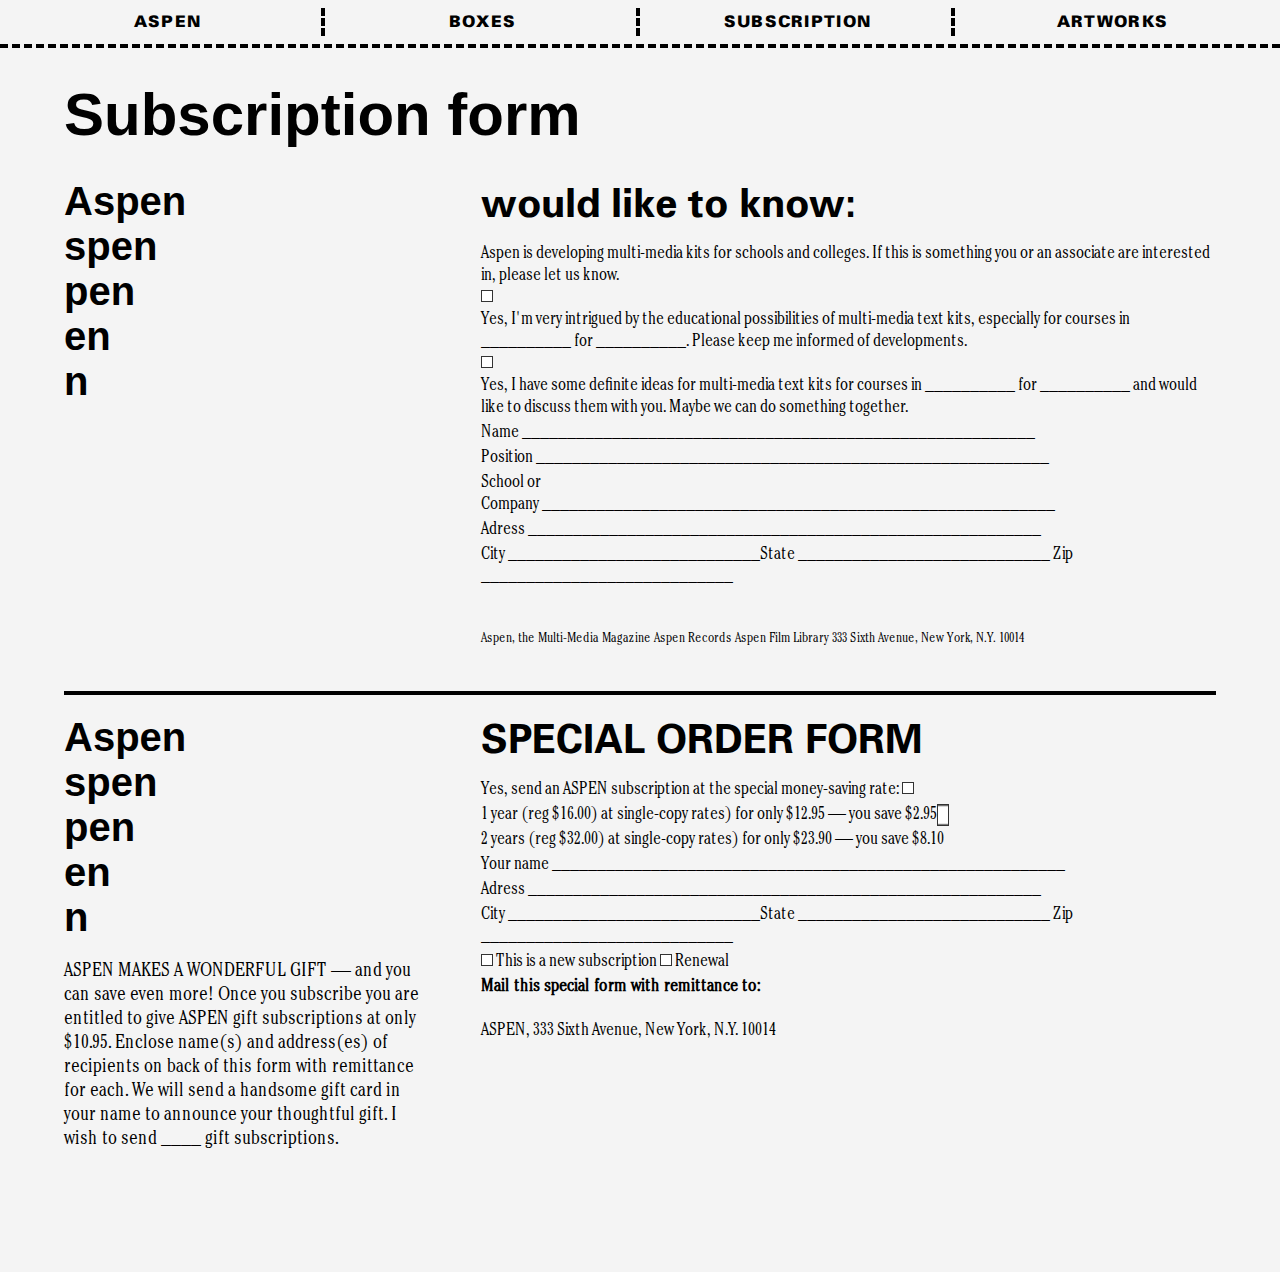
<file: Subscription.html>
<!DOCTYPE html>
<html lang="en">
<head>
    <meta charset="UTF-8">
    <meta name="viewport" content="width=device-width, initial-scale=1.0">
    <title>Subscription</title>
    <link rel="stylesheet" href="style.css">
</head>
<body>
    <div class="top-nav">
  <a href="index.html" class="nav-item">Aspen</a>
  <a href="boxes.html" class="nav-item">Boxes</a>
  <a href="subscription.html" class="nav-item active">Subscription</a>
  <a href="artworks.html" class="nav-item">Artworks</a>
</div>


<div class="page-section">
  <h1 class="page-title">Subscription form</h1>

  <div class="columns-container">
    <div class="left-column">
      <h4>Aspen <br> spen <br> pen <br> en <br>n </h4>
    </div>
    <div class="right-column">
      <h2>would like to know:</h2>
      <p>Aspen is developing multi-media kits for schools and colleges. If this is something you or an associate are interested in, please let us know.
      </p>
      <img src="images/square.gif" alt="">
      <p>
        Yes, I'm very intrigued by the educational possibilities of multi-media text kits, especially for courses in __________ for __________. Please keep me informed of developments.
      </p>
      <img src="images/square.gif" alt="">
      <p>
        Yes, I have some definite ideas for multi-media text kits for courses in __________ for __________ and would like to discuss them with you. Maybe we can do something together.
      </p>
      <p>Name  _________________________________________________________</p>
      <p>Position _________________________________________________________ </p>
      <p>School or <br> Company _________________________________________________________ </p>
      <p> Adress _________________________________________________________ </p>
      <p> City ____________________________State ____________________________ Zip ____________________________ </p>
      <div class="tiny-text">
      <p>Aspen, the Multi-Media Magazine      Aspen Records     Aspen Film Library       333 Sixth Avenue, New York, N.Y. 10014</p>
    </div>
    </div>
    
  </div>
  

  <div class="line"></div>
  
  

  <div class="columns-container">
    <div class="left-column">
      <h4>Aspen <br> spen <br> pen <br> en <br>n </h4>
    
      <p>ASPEN MAKES A WONDERFUL GIFT — and you can save even more! Once you subscribe you are entitled to give ASPEN gift subscriptions at only $10.95. Enclose name(s) and address(es) of recipients on back of this form with remittance for each. We will send a handsome gift card in your name to announce your thoughtful gift.

I wish to send ____ gift subscriptions.</p>
    </div>
    <div class="right-column">
      <h2>SPECIAL ORDER FORM</h2>
      <p>Yes, send an ASPEN subscription at the special money-saving rate:
      </p>
      <img src="images/square.gif" alt="">
      <p>
        1 year (reg $16.00) at single-copy rates) for only $12.95 — you save $2.95
      <img src="images/square.gif" alt="">
      <p>
        2 years (reg $32.00) at single-copy rates) for only $23.90 — you save $8.10
      </p>
      <p>Your name  _________________________________________________________</p>
      <p>Adress _________________________________________________________ </p>
      <p> City ____________________________State ____________________________ Zip ____________________________ </p>


      <blockquote>  <img src="images/square.gif" alt=""> 
      <p>This is a new subscription</p> 
    <img src="images/square.gif" alt=""> 
  <p>Renewal</p></blockquote>



  <div class="tiny-text-last">
    <h3>Mail this special form with remittance to:</h3> 
    <p> <br>ASPEN, 333 Sixth Avenue, New York, N.Y. 10014</p>
  </div>

  
    </div>
  </div>
</div>

</body>
</html>
</file>
<file: style.css>
*, *:before, *:after { 
    box-sizing: border-box; /* Prevent padding from enlarging elements */
}

* {
    margin: 0; /* Remove extra margin from everything (body, headings, etc...) */
}

img {
    max-width: 100%; /* Don't let images be more than their container's width */
}

p, h1, h2, h3, h4, h5, h6 {
    overflow-wrap: break-word; /* Break long words in headings & paragraphs */
}

ul { /* Don't style unordered lists (good for nav menus!) */
    padding: 0;
    list-style: none;
}

a { /* No blue links! */
    color: inherit;
}


@font-face {
  font-family: "UniversBlack";
  src: url("font/Univers-Black.woff2") format("woff2");
  font-weight: 900;
  font-style: normal;
}

@font-face {
  font-family: "Univers65BoldOblique";  /* the name you’ll use in CSS */
  src: url("font/Univers-BoldOblique.woff2") format("woff2");
  font-weight: 700;
  font-style: oblique;
  font-display: swap;
}


@font-face {
  font-family: "TradeGothicBoldCondObl";
  src: url("font/TradeGothicLT-BoldCondTwentyObl.woff2") format("woff2");
  font-weight: 700;       /* bold weight */
  font-style: oblique;    /* oblique style */
  font-display: swap;     /* ensures fallback until loaded */
}

@font-face {
  font-family: "CheltenhamBookCond";
  src: url("fonts/CheltenhamStd-BookCond.woff2") format("woff2");
  font-weight: normal;
  font-style: normal;
}

@font-face {
  font-family: "CheltenhamLightCond";
  src: url("font/CheltenhamStd-LightCond.woff2") format("woff2");
  font-weight: normal;
  font-style: normal;
}

@font-face {
  font-family: "CheltenhamStd";
  src: url("CheltenhamStd-BookItalic.woff2") format("woff2");
  font-weight: 400;
  font-style: italic;
}

@font-face {
  font-family: "CheltenhamStd";
  src: url("../fonts/CheltenhamStd-BoldCondensed.woff2") format("woff2");
  font-weight: 700;
  font-style: normal;
  font-stretch: condensed;
}

@font-face {
  font-family: "CheltenhamStd";
  src: url("../fonts/CheltenhamStd-BoldCondensedItalic.woff2") format("woff2");
  font-weight: 700;
  font-style: italic;
  font-stretch: condensed;
}

@font-face {
  font-family: "PermanentMarker";
  src: url("font/PermanentMarker-Regular.woff2") format("woff2");
  font-weight: normal;
  font-style: normal;
}


/* Apply font to ticker and nav */
.top-nav {
  font-family: 'UniversBlack', monospace; /* fallback: monospace */
}


body {
  margin: 0;
  font-family: "CheltenhamLightCond", serif;
  background-color: #f4f4f4;
  overflow-x: hidden;
}

.top-nav,
.page-header,
.full-width-text {
  width: 100%;
}



/* TOP NAV BAR */
.top-nav {
  position: fixed;
  top: 0;
  left: 0;
  height: 48px;

  display: flex;
  align-items: center;

  background: #f4f4f4;
  border-bottom: 4px dashed #000;

  z-index: 1000;
}


/* NAV ITEMS */
.nav-item {
  flex: 1;
  display: flex;
  align-items: center;
  justify-content: center;

  font-family: "UniversBlack", sans-serif;
  font-size: 16px;
  text-transform: uppercase;
  letter-spacing: 0.08em;

  color: #000;
  text-decoration: none;

  position: relative;
  cursor: pointer;

  transition: flex 0.35s ease;
}

/* DASHED VERTICAL SEPARATORS */
.nav-item:not(:last-child)::after {
  content: "";
  position: absolute;
  right: 0;
  top: 50%;

  transform: translateY(-50%);
  height: 28px;
  border-right: 4px dashed #000;
}

/* HOVER EXPAND */
.top-nav:hover .nav-item {
  flex: 1;
}

.top-nav:hover .nav-item:hover {
  flex: 2.2;
}

/* ACTIVE PAGE (Aspen) */
.nav-item.active {
  flex: 2.2;
  background: rgba(255, 255, 255, 0.04);
}




/* --- BASE STYLES --- */
.top-nav {
  font-family: 'UniversBlack', monospace; /* fallback: monospace */
}

body {
  margin: 0;
  font-family: "CheltenhamLightCond", serif;
  background-color: #f4f4f4;
  overflow-x: hidden;
}

.top-nav,
.page-header,
.full-width-text {
  width: 100%;
}

/* --- TOP NAV BAR --- */
.top-nav {
  position: fixed;
  top: 0;
  left: 0;
  height: 48px;
  display: flex;
  align-items: center;
  background: #f4f4f4;
  border-bottom: 4px dashed #000;
  z-index: 1000;
  padding: 0 10px; /* small padding for mobile */
  box-sizing: border-box;
}

/* --- NAV ITEMS --- */
.nav-item {
  flex: 1;
  display: flex;
  align-items: center;
  justify-content: center;
  font-family: "UniversBlack", sans-serif;
  font-size: 16px;
  text-transform: uppercase;
  letter-spacing: 0.08em;
  color: #000;
  text-decoration: none;
  position: relative;
  cursor: pointer;
  transition: flex 0.35s ease, font-size 0.25s ease;
}

/* DASHED VERTICAL SEPARATORS */
.nav-item:not(:last-child)::after {
  content: "";
  position: absolute;
  right: 0;
  top: 50%;
  transform: translateY(-50%);
  height: 28px;
  border-right: 4px dashed #000;
}

/* HOVER EXPAND */
.top-nav:hover .nav-item {
  flex: 1;
}

.top-nav:hover .nav-item:hover {
  flex: 2.2;
}

/* ACTIVE PAGE (Aspen) */
.nav-item.active {
  flex: 2.2;
  background: rgba(255, 255, 255, 0.04);
}

/* --- RESPONSIVE MEDIA QUERIES --- */

/* Small tablets and large phones */
@media (max-width: 768px) {
  .nav-item {
    font-size: 14px;
    letter-spacing: 0.05em;
  }

  .top-nav {
    height: 44px;
  }

  .nav-item:not(:last-child)::after {
    height: 20px;
    border-right-width: 2px;
  }
}

/* Mobile phones */
@media (max-width: 480px) {
  .top-nav {
    flex-wrap: wrap;
    height: auto;
    padding: 5px;
  }

  .nav-item {
    flex: 1 1 50%; /* two items per row */
    font-size: 13px;
    padding: 8px 0;
  }

  .nav-item:not(:last-child)::after {
    display: none; /* remove separators on mobile */
  }

  .top-nav:hover .nav-item:hover {
    flex: 1 1 100%; /* hover expands full width on mobile */
  }
}




@media screen and (min-width: 1920px) {
  .top-nav {
    justify-content: center;
  }

  .top-nav-inner {
    display: flex;
    width: 1600px; /* visual max width */
  }

  .nav-item {
    font-size: 19px;
  }
}




/* home page */
/* Page header */
/* ---------------- RESET ---------------- */

* {
  box-sizing: border-box;
  margin: 0;
  padding: 0;
}

body {
  overflow-x: hidden;
  font-family: "CheltenhamLightCond", serif;
}

/* ---------------- PAGE HEADER ---------------- */

.page-header {
  width: 100vw;
  position: relative;
  z-index: 1;
  padding: 55px 0 10px 210px;
}

.page-header h1 {
  font-family: "UniversBlack", sans-serif;
  font-size: 45px;
  letter-spacing: 0.02em;
  text-transform: uppercase;
}

/* ---------------- GRID LAYOUT ---------------- */

.grid-section {
  display: grid;
  grid-template-columns: 1.4fr 1.6fr 2fr; /* increase right column */
  column-gap: 3px; 
  width: 100%;
 margin: 10px 5px 10px 5px ;
  align-items: start;
}



/* ---------------- LEFT COLUMN ---------------- */
/* ---------------- LEFT COLUMN ---------------- */
.col-left {
  display: grid;
  grid-template-columns: auto 1fr; /* left column + image */
  column-gap: 10px;
  align-items: start;              /* align top */
  padding: 0;                      /* remove extra spacing */
  align-items: stretch;
  
}

/* wrapper for vertical text + ticker */
.vertical-wrapper {
  display: flex;
  flex-direction: row;      /* horizontal inline */
  align-items: flex-start;  /* align top of vertical text + ticker */
  gap: 10px;                /* space between vertical text and ticker */
  position: relative;       /* needed for pseudo-element line */
  margin-top: -64px;
}

/* vertical text */
.left-vertical-text {
  writing-mode: vertical-lr;
  text-orientation: mixed;
  font-family: "Univers65BoldOblique", sans-serif;
  font-size: 48px;
  line-height: 1.4;
  white-space: nowrap;
  margin: 0;
  padding-top: -80px;       /* aligns top with header text padding */
}

/* horizontal line under vertical text + ticker */
.vertical-wrapper::after {
  content: "";
  display: block;
  position: absolute;
  bottom: -10px;             /* just under vertical-wrapper */
  left: 0;
  width: 90%;                /* line width */
  height: 4px;
  background-color: black;
}

/* vertical ticker */
.side-ticker {
  height: 500px;
  overflow: hidden;
}

.side-ticker-track {
  display: flex;
  flex-direction: column;
  writing-mode: vertical-rl;
  gap: 28px;
  animation: ticker-lines 12s linear infinite;
}

.side-ticker-track span {
  font-family: "PermanentMarker", cursive;
  font-size: 18px;
  white-space: nowrap;
}

.left-heading {
  font-family: "UniversBlack", sans-serif;
  font-size: 17px;
  line-height: 1.2;
  margin-bottom: 3px;
  text-transform: uppercase;
  margin-top: 13px;
padding-left: 20px;

}

.left-text {
  margin-top: 2px;
  font-size: 15px;
  line-height: 1.2;
  text-align: left;
  max-width: 183px;
  padding-left: 20px;
  
}

/* image */
.image-left {
  grid-column: 2;
  width: 100%;
  height: 560px;
  object-fit: cover;
  display: block;
  margin-left: -13px;
}



.side-ticker {
  grid-column: 2;
  height: 450px;
  overflow: hidden;
  margin-top: -8px; /* same as vertical text */
}

.side-ticker-track {
  display: flex;
  flex-direction: column;
  writing-mode: vertical-rl;
  gap: 28px;
  animation: ticker-lines 12s linear infinite;
}

.side-ticker-track span {
  font-family: "PermanentMarker", sans-serif;
  font-size: 18px;
  white-space: nowrap;
}




/* ---------------- MIDDLE COLUMN ---------------- */

.col-middle {
  display: flex;
  flex-direction: column;
  margin-left: 10px; /* very tight to left */
}

.image-middle {
  width: 500px;
  height: 500px;
  object-fit: cover;
  display: block;
}

.middle-text {
    font-family: "PermanentMarker", sans-serif;
  grid-column: 1 / -1;
  margin-top: 5px;
  font-size: 18px;

  line-height: 1.45;
}

/* ---------------- RIGHT COLUMN ---------------- */
/* ---------------- RIGHT COLUMN ---------------- */
.col-right {
  display: grid;
  grid-template-columns: 1fr auto;  /* ticker + image */
  column-gap: 5px;                  /* small gap between ticker and image */
  align-items: stretch;
  position: relative;
  z-index: 5;
  margin: -70px  5px -30px 25px ;
  padding: 0;                       /* remove padding */
}

.right-media {
  position: relative;
  width: 100%;      /* fill column */
  height: 100%;     /* optional, depends on your design */
  display: block;
  margin: 0;        /* remove any left/right margin */
}

.image-right {
  width: 100%;      /* fill the column */
  height: 620px;    /* keep your desired height */
  object-fit: cover;
  display: block;
  margin: 0;        /* remove extra spacing */
}

.right-vertical-ticker {
  position: absolute;
  left: 0;          /* stick to the very left of the column */
  top: 0;
  height: 100%;
  width: 60px;      /* ticker width */
  overflow: hidden;
}

.right-vertical-ticker {
  position: absolute;      
  left: -25px;             /* closer to left edge of image */
  top: 0;                  
  height: 100%;            
  width: 60px;             
  overflow: hidden;
}





.right-vertical-ticker .ticker-track {
  height: 90%;               
  display: flex;
  flex-direction: column;
  justify-content: flex-start;

  writing-mode: vertical-rl;
  gap: 28px;

  animation: ticker-lines 14s linear infinite;
}


.right-vertical-ticker span {
  font-family: "PermanentMarker", sans-serif;
  font-size: 18px;
  white-space: nowrap;
}



/* right paragraph */
.right-text {
    font-family: "PermanentMarker", sans-serif;
  grid-column: 1 / -1;
  margin-top: 5px;
  font-size: 18px;
  line-height: 1.4;
  max-width: 90%;
}

/* ---------------- FULL WIDTH TEXT ---------------- */

/* ---------------- FEATURE CONTAINER ---------------- */
.feature-container {
  display: flex;
  flex-direction: column;
  gap: 40px;               /* space between items */
  margin: 10px 20px 30px 20px;
  width: 95vw;
  box-sizing: border-box;
  align-items: flex-start;
}

/* ---------------- FEATURE ITEM ---------------- */
.feature-item {
  position: relative;
  display: inline-block;
  width: 100%;
  cursor: pointer;
}

/* ---------------- FEATURE LINK ---------------- */
.feature-link {
  display: grid;
  grid-template-columns: 1fr 250px 4fr;
  gap: 0 20px;
  text-decoration: none;
  position: relative;
}
.feature-link::after {
  content: "";
  position: absolute;
  bottom: -11px;
  left: 0;
  height: 4px;
  width: 0;
  background: black;
  transition: width 0.3s ease;
}

.feature-item::before {
  content: "";
  display: block;
  width: 50%;           /* line spans 80% of container */
  height: 4px;          /* line thickness */
  background-color: black; /* line color */
  margin-bottom: 6px;  /* space between line and feature content */
}

/* ---------------- HEADER ---------------- */
.feature-header {
  width: 340px;
  min-width: 100px;
}

.feature-super {
  font-family: "Univers-Black", sans-serif;
  font-size: 30px;
  line-height: 1;
  margin: 5px 0 10px 0;
}

.feature-title {
  font-family: "Univers-Black", sans-serif;
  font-size: 35px;
  line-height: 1.15;
  margin: 0 0 10px 0;
}

.feature-sneak {
  font-family: "CheltenhamLightCond", serif;
  font-size: 18px;
  line-height: 1.2;
  text-align: justify;
  text-align-last: left;
  margin: 0 0 24px 0;
}

/* ---------------- THUMBNAIL ---------------- */
.feature-thumbnail {
  width: 230px;
  height: 180px;
  overflow: hidden;
  margin: 0 0 5px 15px;
}

.feature-thumbnail img {
  width: 100%;
  height: 100%;
  object-fit: cover;
  display: block;
}

/* ---------------- CONTENT ---------------- */
.feature-content {
  width: 680px;
  min-width: 300px;
}

.feature-info {
  font-family: "Permanent Marker", cursive;
  font-size: 16px;
  margin: 0 0 10px 0;
}

.feature-quote {
  font-family: "Univers-Black", sans-serif;
  font-size: 30px;
  line-height: 1.15;
  margin: 0 0 5px 0;
}

.feature-excerpt {
  font-family: "CheltenhamLightCond", serif;
  font-size: 18px;
  line-height: 1.2;
  text-align: justify;
  text-align-last: left;
  margin: 0;
}


/* ---------------- TICKER ANIMATION ---------------- */

@keyframes ticker-lines {
  from {
    transform: translateY(0);
  }
  to {
    transform: translateY(-50%);
  }
}

/* ---------------- RESPONSIVE ---------------- */








/* STRIP (the moving content) */
.image-strip {
  display: flex;
  flex-direction: column;
  will-change: transform;
  
  /* control animation speed via variable */
  --speed: 1;  /* default speed multiplier */
  animation-play-state: running;
}



.image-viewport {
  position: relative;
  width: 100%;
  height: 80vh;   /* flexible height */
  overflow: hidden;
}

.image-viewport.motion-left {
  height: 560px;  /* matches .image-left */
}

.image-viewport.motion-middle {
  height: 500px;  /* matches .image-middle */
}

.image-viewport.motion-right {
  height: 620px;  /* matches .image-right */
}


.image-strip img {
  width: 100%;
  height: 100%;  /* follow parent viewport */
  object-fit: cover;
  display: block;
}

.col-left, .col-middle, .col-right {
  height: auto;  /* allow to grow with content */
}


.motion-left .image-strip {
  animation: scroll-up 30s linear infinite;  /* default animation */
}

.motion-left:hover .image-strip {
  animation-duration: 3s; /* faster on hover */
}

.motion-middle .image-strip {
  animation: scroll-down 20s linear infinite;
}

.motion-middle:hover .image-strip {
  animation-duration: 5s; /* faster on hover */
}

.motion-right .image-strip {
  animation: scroll-up 30s linear infinite;
}

.motion-right:hover .image-strip {
  animation-duration: 10s; /* faster on hover */
}

@keyframes scroll-down {
  from { transform: translateY(0); }
  to { transform: translateY(-50%); }
}

@keyframes scroll-up {
  from { transform: translateY(-50%); }
  to { transform: translateY(0); }
}



/* ---------------- NEWSPAPER GRID ---------------- */
/* ===== PAGE TITLE ===== */
.full-width-title {
  width: 100%;
  font-family: "Univers65BoldOblique", sans-serif;
  font-size: 52px;
  line-height: 1.05;
  font-weight: 700;
  text-align: left;
  color: #000;

  margin: 0 0 24px 0;   /* space below title */
  padding-left: 20px;  /* align with grid */
}

/* ===== MAIN HEADLINE ===== */
.headline-title {
  font-family: "UniversBlack", sans-serif;
  font-size: 28px;
  line-height: 1.15;
  font-weight: 700;
  text-transform: uppercase;
  letter-spacing: 0.01em;
  color: #000;

  margin: 0 0 6px 0;
}

/* ===== SUB HEADLINE ===== */
.headline-subtitle {
  font-family: "CheltenhamLightCond", serif;
  font-size: 24px;
  line-height: 1.25;
  font-weight: 400;
  color: #111;

  margin: 0 0 12px 0;
}
/* ===== BODY TEXT ===== */
.headline-text{
  font-family: "CheltenhamLightCond", serif;
  font-size: 15px;
  line-height: 1.4;
  color: #111;
  
  text-align: justify;
  text-align-last: left;

  margin: 0 0 12px 0;
}
.newspaper-grid p {
  font-family: "CheltenhamLightCond", serif;
  font-size: 15px;
  line-height: 1.4;
  color: #111;
   text-indent: 15px;
  text-align: justify;
  text-align-last: left;

  margin: 0 0 3px 0;
}

/* ===== SMALL HEADLINES ===== */
.headline-small h3 {
  font-family: "UniversBlack", sans-serif;
  font-size: 16px;
  line-height: 1.2;
 
  text-transform: uppercase;
  letter-spacing: 0.02em;

  margin: 0 0 6px 0;
}

/* ===== IMAGE CAPTIONS ===== */
.image-caption {
  font-family: "PermanentMarker", sans-serif;
  font-size: 20px;
  line-height: 1.2;
  color: #000;
  margin-top: -2px;
}
/* ===== INLINE HEADLINE IMAGE ===== */
.headline-inline-image {
  width: 80px;
  height: 80px;
  object-fit: cover;
  flex-shrink: 0;
}

/* ===== HEADLINE TEXT BLOCK ===== */
.headline-text-block {
  display: flex;
  flex-direction: column;
  max-width: 520px;
  
}




/* Full-width horizontal title */
.full-width-title {
  width: 100%;               /* span entire page */
  text-align: left;        /* center the text horizontally */
  font-size: 52px;           /* adjust size as needed */
  font-weight: bold;
  margin: 5px 0;            /* spacing above and below */
  font-family: "Univers65BoldOblique", sans-serif;
  color: #000;               /* text color */
  margin-top: -45px ;
}

/* Flex wrapper for inline image in main headline */
.newspaper-grid .headline-main-flex {
  display: flex;
  align-items: flex-start; /* align top of text and image */
  gap: 10px;               /* space between text and image */
  /* text first, image second */
}

.newspaper-grid .headline-inline-image {
  width: 80px;    /* image width */
  height: 80px;   /* image height */
  object-fit: cover;
  flex-shrink: 0; /* prevent shrinking */
}

.newspaper-grid .headline-text-block {
  display: flex;
  flex-direction: column;
  
}


.newspaper-container {
  margin: -20px 15px; /* space from other content */

}

.newspaper-grid {
  display: grid;
  grid-template-columns: repeat(6, 1fr);
  grid-auto-rows: minmax(100px, auto);
  gap: 10px;
}
/* Bigger images inside small headlines */
.headline-small .image-content {
  width: 100%;
  height: 160px;
  object-fit: cover;
}

.newspaper-grid .grid-block {
 
  padding: 5px;
 
  box-sizing: border-box;
}

.newspaper-grid .headline-main {
  grid-column: span 4;
  grid-row: span 2;
}

.newspaper-grid .image-feature {
  grid-column: span 2;
  grid-row: span 2;
}

.newspaper-grid .headline-secondary {
  grid-column: span 2;
  grid-row: span 1;
}

.newspaper-grid .headline-small {
  grid-column: span 1;
  grid-row: span 1;
}



.newspaper-grid h2,
.newspaper-grid h3 {
  margin: 5px 0;
}
/* ================= IMAGE SIZE CONTROL ================= */

/* Main headline inline image */
.headline-inline-image {
  width: 260px !important;
  height: auto !important;
  object-fit: cover;
  flex-shrink: 0;
}

/* Feature image */
.image-feature .image-content {
  width: 500px;
  height: auto !important;
  object-fit: cover;
}



/* ================= RESPONSIVE ================= */




/* responsive home page */

  





/* ---------------- RESPONSIVE LARGE SCREENS ---------------- */
@media (min-width: 1920px) {
  
  

  /* NEWSPAPER GRID */
  .full-width-title {
    font-size: 80px;
    padding-left: 40px;
  }

  .headline-title {
    font-size: 36px;
  }

  .headline-subtitle {
    font-size: 30px;
  }

  .headline-text {
    font-size: 18px;
  }

  .headline-small h3 {
    font-size: 20px;
  }

  .headline-inline-image {
    width: 400px;
    height: auto;
  }

  .image-feature .image-content {
    width: 700px;
  }

  .newspaper-grid {
    gap: 20px;
  }
}


/* صفحة boxes*/
.title-item-trigger-header {
  width: 340px;   /* adjust this number */
  min-width: 100px;
}

.title-item-trigger-content {
  width: 680px;   /* adjust this */
  min-width: 300px ;
}


.titles-container {
  width: 100%;
}


.title-item-triggger {
  position: relative;
}

.title-item-triggger::after {
  content: "";
  position: absolute;
  bottom: -6px;
  left: 0;
  height: 4px;
  width: 0;
  background: black;
  transition: width 0.3s ease;
}

.title-item-triggger:hover::after {
  width: 100%;
}




.title-item-trigger-super {
  font-family: "Univers-Black", sans-serif;
  align-items: start;
  font-size: 30px;
  line-height: 1;
  margin: 5px 0 10px 0;
}

.title-item-trigger-title {
  font-family: "Univers-Black", sans-serif;
  align-items: start;
  font-size: 34px; /* smaller than 40px */
  line-height: 1.15;
  margin: 0 0 10px 0;
}
.title-item-trigger-sneak {
   font-family: "CheltenhamLightCond", serif;
  font-size: 18px;
  line-height: 1.1;
  text-align: justify;
  text-align-last: left;
  margin: 0 0px 24px 0;
}
.title-item-trigger-thumbnail {
  align-items: start;
  width: 230px;
  height: 180px;
  overflow: hidden;
  margin: 0 0 5px 15px;
}

.title-item-trigger-thumbnail img {
  width: 100%;
  height: 100%;
  object-fit: cover;
  display: block;
}
.title-item-trigger-info {
  font-family: "Permanent Marker", cursive;
  align-items: start;
  font-size: 16px;
  margin: 0 0 10px 0;
}
.title-item-trigger-quote {
  font-family: "Univers-Black", sans-serif;
  font-size: 30px;
  line-height: 1.15;
  margin: 0 0 5px 0;
}

.title-item-trigger-excerpt {
   font-family: "CheltenhamLightCond", serif;
  font-size: 18px;
  line-height: 1.2;
  text-align: justify;
  text-align-last: left;
  margin: 0;
}




.titles-container {
  display: flex;
  flex-direction: column;
  gap: 30px;       /* space between titles */
  margin: 70px  20px 30px  20px; /* remove horizontal margin for full width */
  align-items: flex-start;
  width: 95vw;      /* ensure container is full viewport width */
  box-sizing: border-box;
}

.title-item {
  position: relative;
  display: inline-block;  
  cursor: pointer;
  width: 100%;        /* take full container width */
}


.title-img {
  display: block;
  width: 90%;         /* full width of title-item */
  min-width: 320px;    /* minimum width for small screens */
  height: auto;    
  transition: 0.3s ease;
}

.title-item::after {
  content: "";
  position: absolute;
  bottom: 0;
  left: 0;
  height: 3px;
  width: 0;
  background: rgb(0, 0, 0);
  transition: width 0.3s ease;
}


/* ITEM TITLE TRIGGER */

.title-item-triggger {
  display: grid;
  grid-template-columns: 1fr 250px 4fr;
  gap: 0 20px;
  text-decoration: none;
}





/* vertical column*/

.details-grid {
  display: grid;
 grid-template-columns: 3fr 1.5fr 2fr; 
  gap: 40px;
  align-items: start;
  
}

.details-meta {
  position: relative;
}


.details-meta-inner {
  position: sticky;
 
  display: flex;
  flex-direction: column;
  gap: 10px;
   margin: 0 -100px 25px 0;
}

/* 🔹 Vertical title */
.meta-title {
  writing-mode: vertical-rl;
  text-orientation: mixed;
  font-family: "Permanent Marker", cursive;
  font-size:20px;
 
}

/* 🔹 Container for the 3 vertical columns */
.meta-columns {
  display: flex;
  gap: 8px;                 /* space between columns */
}

/* 🔹 Each column */
.meta-col {
  writing-mode: vertical-rl;
  text-orientation: mixed;
  max-height: 300px;         /* optional control */
  
}

/* Headings inside columns */
.meta-col h3 {
font-family: "Univers-Black", sans-serif;
  font-weight: 700;
  font-size: 15px ;
 
}
.meta-col h2 {
  font-family: "Univers-Black", sans-serif;
  font-size: 21px ;
 
}

/* Paragraph text */
.meta-col p {
  font-family: "CheltenhamLightCond", serif;
  font-size: 14px;
  line-height: 1.2;
  margin: 0;
}




.details-meta-inner {
  position: sticky;          /* stays visible while scrolling inside parent */
  top: 0;                    /* distance from top of viewport */
  writing-mode: vertical-rl;
  text-orientation: mixed;
  font-family: "Univers-Black", sans-serif;
  font-size: 18px;
  margin-left: 85px;
  
}

.details {
  max-height: 0;
  overflow: hidden;  /* collapsed by default */
  transition: max-height 0.5s ease;
  margin-top: 10px;
  width: 100%;
  box-sizing: border-box;
  
  display: flex;
  flex-direction: column;
  gap: 20px;
}

.details-grid {
  display: flex;
  gap: 40px;
  width: 100%;
  /* set height for scrollable columns */
  max-height: 100vh; 
}

.details-main {
  flex: 3; 
  overflow-y: auto;  /* scrollable content */
  max-height: 100vh;
  
}

.details-images {
  flex: 2;
  overflow-y: auto;  /* scrollable images column */
  max-height: 100vh;
  display: flex;
  flex-direction: column;
  gap: 6px;
}

.details-images img {
  width: 100%;
  height: 100vh;
  object-fit: cover;
  display: block;
  border-radius: 4px;
}

.details-meta {
  flex: 1;
  position: relative; /* container for sticky */
}

.details-meta-inner {
  position: sticky;
  top: 0;              /* sticks at top of details-grid */
}


.details-main {
  position: relative;
  display: grid;
  grid-template-columns: 40px 1fr;
}

/* the vertical line */
.scroll-line {
  position: sticky;
  top: 0vh;              /* when it starts sticking */
  align-self: start;

  height: 120px;          /* visible length */
  width: 4px;
  margin-left: 1px;

  background: black;
    transform-origin: top;
  height: 100%;
  
   

}
.scroll-line {
  transform-origin: top;
  animation: grow linear;
  animation-timeline: scroll();
  transition: none;
}

@keyframes grow {
  from { transform: scaleY(0); }
  to   { transform: scaleY(1); }
}





.details-main { p {
  text-indent: 30px; /* adjust the number as you like */
   font-family: "CheltenhamLightCond", serif;
  
   line-height: 1.2;
}
h2{
   margin-left: -24px;
   line-height: 1.4;
   text-align: left;
  text-align-last: left;
  margin: 8px 0 8px 0;
}
h3{
   font-family: "Univers65BoldOblique", sans-serif;
   font-size: 30px;
   line-height: 1.2;
    text-align: left;
  text-align-last: left;
  margin: 8px 0 8px 0;
}

h4{
  font-family: "Univers-Black", sans-serif;
  font-size: 25px;
  margin-left: -24px;
   line-height: 1.4;
   text-align: left;
  text-align-last: left;
  margin: 8px 0 8px 0;
}
h5{
  font-family: "Univers65BoldOblique", sans-serif;
   font-size: 20px;
   line-height: 1.5;
}

}

.details-main .content {
    margin-left:-27px; /* shift content 40px to the left */
}

.details-images img {
  width: 100%;
  display: block;
  margin-bottom: 24px;
  object-fit: cover;
}

.details-marquee {
  width: 100vw;
 
  margin-left: calc(50% - 50vw); /* break out of page width */
  border-top: 4px solid #000;
  border-bottom: 4px solid #000;
}
.details-marquee-track {
  display: flex;
  width: max-content;
  animation: details-marquee-loop 20s linear infinite;
}
.details-marquee-track span {
  white-space: nowrap;
  font-family: "Univers-Black", sans-serif;
  font-size: 32px;
 
}


@keyframes details-marquee-loop {
  from {
    transform: translateX(0) rotate(0deg); /* start at left */
  }
  to {
    transform: translateX(-100vw) rotate(0deg); /* move full viewport width to the left */
  }
}






.details-images {
  display: flex;
  flex-direction: column;
  gap: 16px;
  max-height: 3000px;        /* remove height restriction */
  max-width: 400px;
  height: 2000px;            /* take full height of parent */
  overflow: visible;       /* no scroll */
  transition: all 0.5s ease;
  cursor: pointer;
  position: relative;
  z-index: 1;
}

/* Keep images responsive */
.details-images img {
  width: 100%;
  height: auto;            /* let height scale automatically */
  object-fit: cover;
  display: block;
  border-radius: 4px;
}

/* hover: float over everything with slant */

.details-images:hover {
  position: fixed;            
  top: 20%;                     /* center vertically */
  left: 50%;                    /* center horizontally */
  width: 450px;                 /* enough width for slant */
  max-height: 100vh;             /* allow scrolling */
  transform: rotate(-15deg) scale(1.4); /* slant + enlarge */
  z-index: 9999;   
  box-shadow: 0 30px 60px rgba(0,0,0,0.4);             
  overflow-y: auto;            
  padding: 10px;
  border-radius: 2px;
  transition: all 0.5s ease;
  padding: 95px 40px;        /* makes background taller & wider */
  margin: -95px -40px;       /* keeps images in same visual place */
}

.details-images.bg-pink:hover {
  background-color: rgba(175, 200, 255, 0.95);}

.details-images.bg-green:hover {
  background-color: rgba(175,255,200,.95);
}
.details-images.bg-blue:hover {
  background-color: rgba(255, 175, 220, 0.95);
}


/* make all text in details italic while hovering */
.details-images:hover ~ .details-main,
.details-images:hover ~ .details-meta {
  font-style: italic;
  transition: font-style 0.3s ease;
}


.details-images img {
  width: 100%;          /* full width of column */
  height: 350px;        /* fixed height for all images */
  object-fit: cover;    /* ensures image fills the box and is cropped nicely */
  display: block;
  border-radius: 4px;
}






/* DETAILS */
.details {
  max-height: 0;
  overflow: hidden;
  transition: max-height 0.5s ease;
  margin-top: 10px;
  width: 100%;           /* full width */
  box-sizing: border-box;
  padding: 0 24px;       /* optional horizontal padding */
  display: flex;
  flex-direction: column;
  gap: 20px;
}

/* Each detail row */
.detail-item {
  display: flex;
  flex-direction: row;    
  gap: 15px;              
  align-items: flex-start;
}

.detail-item img {
  width: 70px;           
  max-width: 70px;
  height: auto;
  object-fit: cover;
}

.detail-item p, .detail-item blockquote {
  flex: 1;
  color: rgb(0, 0, 0);
  font-size: 14px;        
  line-height: 1.4;
  margin: 0;
  text-align: justify;
  text-align-last: left;
}



/* Left and Right Columns */
.details-left, .details-right {
  display: flex;
  flex-direction: column;
  gap: 16px;
  text-align: justify;
  text-align-last: left;
}
.details-title {
  font-size: 50px;       /* big title */
  font-family: "Univers-Black", sans-serif;
  margin-bottom: 7px;
}
.details-left h2, .details-right h2 {
  font-family: "Univers-Black", sans-serif;
  font-size: 30px;
  margin: 0 ;
}

.details-left p, .details-right p {
  font-family: "CheltenhamLightCond", serif;
  font-size: 18px;
  line-height: 1.2;
  margin-bottom: 15px;
  text-align: justify;
  text-align-last: left;
}
.details-left p{
margin: 0 50px 0 20px ;
}
.details-right p{
  margin: 0 40px 0 30px ;
}

.details-middle .image-row {
  display: flex;       /* horizontal row */
  gap: 16px;           /* space between images */
  margin-left: -80px ;
}

.details-middle .image-row img {
  width: 400px;          /* each image takes half of the row */
  height: 200px;       /* fixed height, adjust as needed */
  object-fit: cover;   /* keep image ratio and fill */
  border-radius: 4px;
}

.details-middle  {
  display: flex;             /* make it a flex container */
  margin-bottom: 60px;
}
.image-row-center{
   width: 800px;          /* each image takes half of the row */
  height: 500px;       /* fixed height, adjust as needed */
  object-fit: cover;   /* keep image ratio and fill */
  border-radius: 4px;
  display: flex;             /* make it a flex container */
  margin-left: 80px ;
  margin-bottom: 60px;
}

/* responsive boxes  */






/* --------------------------
   Large Screens (1920px+)
---------------------------- */
@media screen and (min-width: 1920px) {

  /* Container adjustments */
  .titles-container {
    width: 98%;       /* more space for large screens */
    margin: 80px auto 50px auto;
    gap: 50px;         /* increase spacing */
  }

  .title-item-triggger {
    grid-template-columns: 1fr 300px 5fr; /* more space for middle content */
    gap: 0 40px;
  }

  .title-item-trigger-header {
    width: 450px;       /* increase header width */
    font-size: 40px;
  }

  .title-item-trigger-content {
    width: 800px;
    font-size: 22px;
  }

  .title-item-trigger-title {
    font-size: 48px;
    line-height: 1.1;
  }

  .title-item-trigger-sneak {
    font-size: 20px;
  }

  .title-item-trigger-thumbnail {
    width: 300px;
    height: 200px;
    margin-left: 20px;
  }

  .title-item-trigger-info {
    font-size: 18px;
  }

  /* Details Section */
  .details-grid {
    gap: 60px;
  }

  .details-main {
    grid-template-columns: 60px 1fr;
    max-height: 1200px;
  }

  .details-images {
    max-width: 600px;
    height: auto;
  }

  .details-images img {
    height: 500px;
  }

  .details-middle .image-row img {
    width: 600px;
    height: 300px;
  }

  .image-row-center {
    width: 1200px;
    height: 600px;
    margin-left: 120px;
  }

  .details-left p {
    margin: 0 80px 0 40px;
  }

  .details-right p {
    margin: 0 60px 0 50px;
  }

  /* Vertical text in meta columns */
  .meta-title {
    font-size: 28px;
  }

  .meta-col h2 {
    font-size: 28px;
  }

  .meta-col h3 {
    font-size: 20px;
  }

  .meta-col p {
    font-size: 16px;
  }

  /* Marquee */
  .details-marquee-track span {
    font-size: 48px;
  }
}

/* --------------------------
  




/* subscribtion */
/* SECTION CONTAINER */
.page-section {
  width: 90vw;          /* container width */
  margin: 0 auto;       /* center horizontally */
  padding: 80px 0;      /* less vertical padding for tighter layout */
  box-sizing: border-box;
}

/* PAGE TITLE */
.page-title {
  font-family: "Univers-Black", sans-serif;
  font-size: 60px;      /* adjust as needed */
  margin: 0 0 30px 0;   /* remove horizontal margin, reduce bottom spacing */
  text-align: left;     /* align to left */
  width: 100%;          /* full width for left alignment */
}

/* LINE UNDER TITLE */
.line {
  width: 100%;
  height: 4px;
  background-color: black;
  margin: 20px 0;       /* vertical spacing only */
}

/* COLUMNS CONTAINER */
.columns-container {
  display: flex;
  gap: 50px;            /* increased gap between columns */
  margin-bottom: 40px;
}

/* LEFT COLUMN */
.left-column {
  flex: 1;              /* smaller column */
}

.left-column h4 {
  font-family: "Univers-Black", sans-serif;
  font-size: 40px;
  margin: 0 10px 20px 0;  /* spacing below title */
}

.left-column p {
  display: inline-flex;      /* inline-flex to align with other content if needed */
  font-family: "CheltenhamLightCond", serif;
  font-size: 20px;

  align-items: center;        /* vertically center inline items if needed */

}

/* RIGHT COLUMN */
.right-column {
  flex: 2;                /* wider column */
}

.right-column h2 {
  font-family: "Univers65BoldOblique", sans-serif;
  font-size: 40px;
  margin: 0 0 16px 0;
}

.right-column p {
  display: inline-flex;      /* inline-flex for alignment */
  font-family: "CheltenhamLightCond", serif;
  font-size: 18px;
  align-items: left;
 
  margin: 0 0 3px 0;        /* spacing between paragraphs */
}

/* TINY TEXT */
.tiny-text p {
  font-family: "CheltenhamLightCond", serif;
  font-size: 14px;
  margin-top: 40px;
  display: inline-flex;
  align-items: center;
}




/* artworks */

.newspaper-layout {
  display: grid;
  grid-template-columns: 1fr 1.2fr 0.8fr; /* keep different widths */
  gap: 10px;           /* smaller gap between columns */
  margin:70px 24px 20px 24px ;        /* less margin overall */
  font-family: "CheltenhamLightCond", serif;
}

.column img {
  height: 200px;      /* fixed height */
  width: auto;        /* width adjusts proportionally */
  object-fit: cover;  /* crops extra if needed */
}



.column {
  display: flex;
  flex-direction: column;
  gap: 5px;           /* much smaller gap between items in column */
 
}

.column h1 {
  font-family: "Univers-Black", sans-serif;
  font-size: 50px;   /* slightly smaller for tight layout */
  text-align: left;
  line-height: 1.1;
  margin: 0px 0 5px 10px ;
}

.column h2 {
  font-family: "Univers65BoldOblique", sans-serif; /* your chosen font */
  font-size: 35px;          /* adjust size as needed */
  line-height: 1.2;         /* spacing between lines */
  margin: 0 0 0px 0;     /* space above and below */
  color: #000;              /* black text */
  text-align: left;         /* align with left side of column */
}
.column h3 {
  font-family: "CheltenhamStd", serif;
  font-weight: 700;
  font-style: italic;
  font-size: 35px;          /* adjust size as needed */
  line-height: 1;         /* spacing between lines */
  margin: 0 0 5px 0;     /* space above and below */
  color: #000;              /* black text */
  text-align: left;         /* align with left side of column */
}

.column p {
  font-family: "CheltenhamLightCond", serif;
  font-size: 18px;    /* smaller to save space */
  line-height: 1.25;
  margin: 0;
}

.column img {
  width: 100%;
  height: auto;
  display: block;
  margin: 0;
  object-fit: cover;  /* ensures image fills the width nicely */
}

/* Optional: captions under images */
.column img + p {
  margin-top: 2px;
  font-size: 18px;

}

/* Responsive adjustments */
@media (max-width: 1200px) {
  .newspaper-layout {
    grid-template-columns: 1fr 1fr;
    gap: 8px;
  }
}

@media (max-width: 800px) {
  .newspaper-layout {
    grid-template-columns: 1fr;
    gap: 5px;
  }
}






/* Wrap all images inside a container for hover effect */
.column img {
  width: 100%;
  height: auto;
  display: block;
  object-fit: cover;
  border-radius: 4px;
filter: grayscale(100%) contrast(1.1) brightness(1);
 
  transition: all 0.5s ease;     /* smooth hover transition */
  cursor: pointer;
  position: relative;
  z-index: 1;
}

/* Hover effect: color + background + slant */
.column img:hover {
  filter: grayscale(0%);         /* restore color */
   filter: grayscale(0%) contrast(1.2) brightness(1.05) saturate(1.2);
  
  transform: scale(1.1) rotate(-5deg); /* slight enlarge + slant */
  z-index: 10;                   /* on top */
  box-shadow: 0 20px 40px rgba(0,0,0,0.4); /* floating shadow */
}
.column img.halftone {
  filter: grayscale(100%) contrast(1.2) brightness(1) saturate(1);
  mix-blend-mode: multiply;
}


/* Optional: colored background on hover depending on column */
.col-1 img:hover {
  background-color: rgb(255, 175, 220); /* pinkish */
}

.col-2 img:hover {
  background-color: rgb(175, 255, 200); /* greenish */
}

.col-3 img:hover {
  background-color: rgb(175, 200, 255); /* blueish */
}

/* Add a smooth transition for background color too */
.column img {
  transition: all 0.5s ease;
}

/* Optional: make text slightly italic when hovering images */
.column img:hover ~ h2,
.column img:hover ~ h3,
.column img:hover ~ p {
  font-style: italic;
  transition: font-style 0.3s ease;
}







/* ========================================================= */
/* GLOBAL SAFETY FIXES */
/* ========================================================= */

.col-left,
.col-middle,
.col-right,
.image-left,
.image-middle,
.image-right,
.vertical-wrapper,
.right-media {
  min-width: 0; 
}

/* ========================================================= */
/* ---------------- TABLET / IPAD ---------------- */
/* ========================================================= */

@media (max-width: 1024px) {

  .grid-section {
    grid-template-columns: 1fr;
    row-gap: 0; /* spacing handled per column */
    margin: 10px;
  }

  /* spacing between stacked columns */
  .col-left,
  .col-middle,
  .col-right {
    margin-block: 40px;
  }

  /* ---------------- LEFT COLUMN ---------------- */

  .col-left {
    display: flex;
    flex-direction: row;
    align-items: flex-start;
    gap: 12px;
  }

  .vertical-wrapper {
    display: flex;
    flex-direction: row;
    align-items: flex-start;
    gap: 8px;
  }

  .left-vertical-text {
    font-size: 34px;
    line-height: 1.3;
    white-space: nowrap;
  }

  .side-ticker {
    max-height: 320px;
    height: auto;
  }

  .left-text {
    font-size: 14px;
    max-width: 140px;
    padding-left: 10px;
  }

  .image-left {
    width: 48%;
    height: auto;
  }

  /* ---------------- MIDDLE COLUMN (SMALLER) ---------------- */

  .col-middle {
    max-width: 520px;
    margin: 0 auto;
  }

  .image-middle {
    width: 70%;
    max-width: 480px;
    height: auto;
  }

  .middle-text {
    font-size: 15px;
    max-width: 420px;
    margin: 10px auto 0;
    text-align: left;
  }

  /* ---------------- RIGHT COLUMN ---------------- */

  .col-right {
    display: flex;
    flex-direction: column;
  }

  .right-media {
    display: flex;
    flex-direction: row;
    align-items: flex-start;
    gap: 12px;
    width: 100%;
  }

  .image-right {
    width: 70%;
    height: auto;
  }

  .right-vertical-ticker {
    width: 28px;
    max-height: 100%;
  }

  .right-text {
    margin-top: 14px;
    font-size: 15px;
    width: 100%;
  }
}

/* ========================================================= */
/* ---------------- MOBILE ---------------- */
/* ========================================================= */

@media (max-width: 768px) {

  .grid-section {
    grid-template-columns: 1fr;
    margin: 5px;
  }

  /* tighter spacing on mobile */
  .col-left,
  .col-middle,
  .col-right {
    margin-block: 28px;
  }

  /* ---------------- LEFT COLUMN ---------------- */

  .col-left {
    flex-direction: column;
    align-items: center;
    gap: 12px;
  }

  .vertical-wrapper {
    flex-direction: column;
    align-items: center;
  }

  .left-vertical-text {
    writing-mode: horizontal-tb;
    font-size: 24px;
    text-align: center;
  }

  .side-ticker {
    writing-mode: horizontal-tb;
    width: 100%;
    max-width: 340px;
  }

  .left-text {
    font-size: 14px;
    max-width: 100%;
    padding-left: 0;
    text-align: center;
  }

  .image-left {
    width: 100%;
    height: auto;
  }

  /* ---------------- MIDDLE COLUMN (SMALLEST) ---------------- */

  .col-middle {
    max-width: 300px;
    margin: 0 auto;
  }

  .image-middle {
    width: 90%;
    max-width: 320px;
    height: auto;
  }

  .middle-text {
    font-size: 14px;
    max-width: 280px;
    margin: 8px auto 0;
    text-align: center;
  }

  /* ---------------- RIGHT COLUMN ---------------- */

  .right-media {
    flex-direction: column;
    align-items: center;
  }

  .image-right {
    width: 100%;
  }

  .right-vertical-ticker {
    writing-mode: horizontal-tb;
    width: 100%;
    max-width: 240px;
  }

  .right-text {
    margin-top: 16px;
    font-size: 14px;
    text-align: center;
  }

  /* ---------------- GENERAL TEXT ---------------- */

  .page-header h1 {
    font-size: 28px;
    text-align: center;
  }
}



/* ---------------- MICRO SCREENS ---------------- */
@media (max-width: 360px) {

  /* GLOBAL SPACING */
  .grid-section {
    row-gap: 24px;
    margin: 4px;
  }

  /* ADD TOP + BOTTOM GAP BETWEEN COLUMNS */
  .col-left,
  .col-middle,
  .col-right {
    margin-block: 20px;
  }

  /* ---------------- LEFT COLUMN ---------------- */
  .left-vertical-text {
    font-size: 20px;
    line-height: 1.2;
    white-space: normal;
    text-align: center;
  }

  .side-ticker {
    max-width: 280px;
    height: auto;
  }

  .left-text {
    font-size: 13px;
    max-width: 100%;
    text-align: center;
  }

  .image-left {
    width: 100%;
    max-width: 260px;
    margin: 0 auto;
  }

  /* ---------------- MIDDLE COLUMN ---------------- */
  .col-middle {
    max-width: 300px;
    margin: 0 auto;
  }

  .image-middle {
    width: 100%;
    max-width: 280px;
    height: auto;
  }

  .middle-text {
    font-size: 13px;
    max-width: 260px;
    margin: 6px auto 0;
    text-align: center;
  }

  /* ---------------- RIGHT COLUMN ---------------- */
  .right-media {
    flex-direction: column;
    align-items: center;
    gap: 8px;
  }

  .image-right {
    width: 100%;
    max-width: 260px;
  }

  .right-vertical-ticker {
    writing-mode: horizontal-tb;
    max-width: 200px;
    height: auto;
  }

  .right-text {
    font-size: 13px;
    text-align: center;
    margin-top: 10px;
  }

  /* ---------------- HEADERS ---------------- */
  .page-header h1 {
    font-size: 24px;
    line-height: 1.2;
  }
}





/* ================= RESPONSIVE ================= */

/* ----------- TABLET / IPAD (1024px and below) ----------- */
@media (max-width: 1024px) {
  .newspaper-grid {
    grid-template-columns: 1fr; /* stack into one column */
    gap: 20px;                  /* spacing between items */
  }

  .headline-main, 
  .image-feature,
  .headline-secondary,
  .headline-small {
    grid-column: 1 / -1;        /* full width */
    grid-row: auto;             /* auto height */
  }

  .headline-inline-image {
    width: 60px;
    height: 60px;
  }

  .headline-text-block {
    max-width: 100%;            /* full width */
  }

  .headline-title {
    font-size: 24px;
  }

  .headline-subtitle {
    font-size: 20px;
  }

  .headline-text,
  .newspaper-grid p {
    font-size: 14px;
  }

  .headline-small h3 {
    font-size: 14px;
  }

  .image-content {
    height: auto;               /* scale image automatically */
  }

  .full-width-title {
    font-size: 40px;
    margin-top: -20px;
  }
}

/* ----------- MOBILE (768px and below) ----------- */
@media (max-width: 768px) {
  .newspaper-grid {
    grid-template-columns: 1fr;  /* one column */
    gap: 15px;                   /* reduce spacing */
  }

  .headline-main,
  .image-feature,
  .headline-secondary,
  .headline-small {
    grid-column: 1 / -1;
  }

  .headline-inline-image {
    width: 50px;
    height: 50px;
  }

  .headline-title {
    font-size: 20px;
  }

  .headline-subtitle {
    font-size: 18px;
  }

  .headline-text,
  .newspaper-grid p {
    font-size: 13px;
  }


  .image-content {
    width: 100%;
    height: auto;               /* scale proportionally */
  }

  .full-width-title {
    font-size: 30px;
    margin-top: -10px;
    padding-left: 10px;
  }

  .headline-text-block {
    padding: 0 10px;            /* small padding inside column */
  }
}

/* ----------- SMOOTH RESIZE TRANSITION ----------- */
.newspaper-grid,
.headline-text-block,
.image-content,
.headline-inline-image,
.full-width-title {
  transition: all 0.3s ease;     /* smooth responsive changes */
}





/* ================= SMALL HEADLINES ================= */
.headline-small h3 {
  font-family: "UniversBlack", sans-serif;
  font-size: 16px;
  line-height: 1.2;
  text-transform: uppercase;
  letter-spacing: 0.02em;
  margin: 0 0 6px 0;
  transition: all 0.3s ease;
}

/* ================= IMAGE CAPTIONS ================= */
.image-caption {
  font-family: "PermanentMarker", sans-serif;
  font-size: 20px;
  line-height: 1.2;
  color: #000;
  margin-top: -2px;
  transition: all 0.3s ease;
}

/* ================= INLINE HEADLINE IMAGE ================= */
.headline-inline-image {
  width: 80px;
  height: 80px;
  object-fit: cover;
  flex-shrink: 0;
  transition: all 0.3s ease;
}

/* ================= HEADLINE TEXT BLOCK ================= */
.headline-text-block {
  display: flex;
  flex-direction: column;
  max-width: 520px;
  transition: all 0.3s ease;
}

/* ================= RESPONSIVE ================= */

/* ----------- TABLET / IPAD (1024px and below) ----------- */
@media (max-width: 1024px) {
  .headline-small h3 {
    font-size: 14px;
  }

  .image-caption {
    font-size: 18px;
  }

  .headline-inline-image {
    width: 60px;
    height: 60px;
  }

  .headline-text-block {
    max-width: 400px;
  }
}

/* ----------- MOBILE (768px and below) ----------- */
@media (max-width: 768px) {
  .headline-small h3 {
    font-size: 12px;
    text-align: center;
  }

  .image-caption {
    font-size: 16px;
    text-align: center;
  }

  .headline-inline-image {
    width: 50px;
    height: 50px;
  }

  .headline-text-block {
    max-width: 300px;
    margin: 0 auto;
    align-items: center;
    text-align: center;
  }
}

/* ----------- MICRO SCREENS (≤ 480px) ----------- */
@media (max-width: 480px) {
  .headline-small h3 {
    font-size: 10px;
  }

  .image-caption {
    font-size: 14px;
  }

  .headline-inline-image {
    width: 40px;
    height: 40px;
  }

  .headline-text-block {
    max-width: 200px;
  }
}







/* ================= FEATURE BASE STYLES ================= */
.feature-container {
  display: flex;
  flex-direction: column;
  gap: 40px;
  margin: 10px 20px 30px 20px;
  width: 95vw;
  box-sizing: border-box;
  align-items: flex-start;
  transition: all 0.3s ease;
}

.feature-item {
  position: relative;
  display: inline-block;
  width: 100%;
  cursor: pointer;
  transition: all 0.3s ease;
}

.feature-link {
  display: grid;
  grid-template-columns: 1fr 250px 4fr;
  gap: 0 20px;
  text-decoration: none;
  transition: all 0.3s ease;
}

/* ---------------- FEATURE THUMBNAIL ---------------- */
.feature-thumbnail {
  width: 100%;
  max-width: 520px;
  aspect-ratio: 16 / 9; /* slimmer than before */
  overflow: hidden;
  transition: all 0.3s ease;
}

.feature-thumbnail img {
  width: 100%;
  height: 100%;
  object-fit: cover;
  display: block;
  transition: all 0.3s ease;
}

/* ---------------- FEATURE CONTENT ---------------- */
.feature-content {
  width: 680px;
  min-width: 280px; /* smaller minimum width */
  transition: all 0.3s ease;
}

.feature-header {
  width: 340px;
  min-width: 100px;
  transition: all 0.3s ease;
}

.feature-super {
  font-family: "Univers-Black", sans-serif;
  font-size: 30px;
  line-height: 1;
  margin: 5px 0 10px 0;
  transition: all 0.3s ease;
}

.feature-title {
  font-family: "Univers-Black", sans-serif;
  font-size: 35px;
  line-height: 1.15;
  margin: 0 0 10px 0;
  transition: all 0.3s ease;
}

.feature-sneak {
  font-family: "CheltenhamLightCond", serif;
  font-size: 18px;
  line-height: 1.2;
  text-align: justify;
  text-align-last: left;
  margin: 0 0 24px 0;
  transition: all 0.3s ease;
}

.feature-info {
  font-family: "Permanent Marker", cursive;
  font-size: 16px;
  margin: 0 0 10px 0;
  transition: all 0.3s ease;
}

.feature-quote {
  font-family: "Univers-Black", sans-serif;
  font-size: 30px;
  line-height: 1.15;
  margin: 0 0 5px 0;
  transition: all 0.3s ease;
}

.feature-excerpt {
  font-family: "CheltenhamLightCond", serif;
  font-size: 18px;
  line-height: 1.2;
  text-align: justify;
  text-align-last: left;
  margin: 0;
  transition: all 0.3s ease;
}

/* ================= FEATURE RESPONSIVE ================= */

/* ----------- TABLET / IPAD (1024px and below) ----------- */
@media (max-width: 1024px) {
  .feature-link {
    grid-template-columns: 1fr; /* stack thumbnail + content */
    gap: 15px;
  }

  .feature-thumbnail {
    max-width: 440px;
    aspect-ratio: 4 / 3; /* slightly taller for tablet */
    margin: 0 auto;
  }

  .feature-content { width: 100%; }
  .feature-header { width: 100%; }

  .feature-super { font-size: 24px; }
  .feature-title { font-size: 28px; }
  .feature-sneak, .feature-excerpt { font-size: 16px; }
  .feature-info { font-size: 14px; }
  .feature-quote { font-size: 24px; }
}

/* ----------- MOBILE (768px and below) ----------- */
@media (max-width: 768px) {
  .feature-container {
    gap: 25px;
    margin: 10px 10px 20px 10px;
    width: 95vw;
  }

  .feature-link { grid-template-columns: 1fr; gap: 10px; }

  .feature-thumbnail {
    max-width: 340px;
    aspect-ratio: 16 / 10; /* shorter on mobile */
  }

  .feature-content { width: 100%; }

  .feature-super { font-size: 20px; }
  .feature-title { font-size: 24px; }
  .feature-sneak, .feature-excerpt { font-size: 14px; }
  .feature-info { font-size: 13px; }
  .feature-quote { font-size: 20px; }
}

/* ----------- SMALL MOBILE (≤ 360px) ----------- */
@media (max-width: 360px) {
  .feature-thumbnail {
    max-width: 280px;
    aspect-ratio: 16 / 9; /* very slim */
  }

  .feature-title { font-size: 20px; line-height: 1.15; }
  .feature-super { font-size: 15px; }
  .feature-sneak, .feature-excerpt { font-size: 13px; }
}

/* ----------- MICRO SCREENS (≤ 320px) ----------- */
@media (max-width: 320px) {
  .feature-container {
    margin: 6px;
    width: 96vw;
  }

  .feature-thumbnail { max-width: 240px; }

  .feature-title { font-size: 18px; }
  .feature-super { font-size: 15px; }
}

/* ----------- SMOOTH TRANSITION ----------- */
.feature-container,
.feature-item,
.feature-link,
.feature-thumbnail,
.feature-content,
.feature-header,
.feature-super,
.feature-title,
.feature-sneak,
.feature-info,
.feature-quote,
.feature-excerpt {
  transition: all 0.3s ease;
}









/* ---------------- RESPONSIVE TITLES ---------------- */

/* Tablet / iPad */
@media (max-width: 1024px) {
  .title-item-triggger {
    display: flex;             /* switch from grid to flex */
    flex-direction: column;    /* stack items vertically */
    gap: 15px;                 /* space between image and text */
  }

  .title-item-trigger-thumbnail {
    width: 100%;               /* full width of container */
    height: auto;              /* scale height automatically */
    margin: 0;
  }

  .title-item-trigger-content {
    width: 100%;               /* full width for text content */
    min-width: auto;
  }

  .title-item-trigger-super,
  .title-item-trigger-title,
  .title-item-trigger-sneak,
  .title-item-trigger-info,
  .title-item-trigger-quote,
  .title-item-trigger-excerpt {
    text-align: left;          /* align all text left */
  }

  .title-img {
    width: 100%;               /* scale image to full width */
    min-width: auto;
  }
}

/* Mobile */
@media (max-width: 768px) {
  .titles-container {
    margin: 50px 15px 30px 15px;  /* smaller margins */
    gap: 20px;                     /* smaller gap between items */
  }

  .title-item-triggger {
    gap: 12px;                     /* tighter spacing */
  }

  .title-item-trigger-thumbnail img,
  .title-img {
    width: 100%;
    height: auto;                  /* scale images for mobile */
  }

  .title-item-trigger-super {
    font-size: 24px;
  }

  .title-item-trigger-title {
    font-size: 28px;
  }

  .title-item-trigger-sneak,
  .title-item-trigger-excerpt {
    font-size: 16px;
    line-height: 1.3;
  }

  .title-item-trigger-info,
  .title-item-trigger-quote {
    font-size: 14px;
  }
}









/* ================= RESPONSIVE DETAILS GRID ================= */

/* ----------- TABLET / IPAD (1024px and below) ----------- */
@media (max-width: 1024px) {

  .details-grid {
    display: flex;
    flex-direction: column; /* stack all sections vertically */
    gap: 30px;
    max-height: none;
  }

  .details-main,
  .details-images,
  .details-meta {
    width: 100%;
    max-height: none;
    overflow: visible;
  }

  .details-main {
    grid-template-columns: 1fr; /* remove vertical line column */
    margin-left: 0;
  }

  .scroll-line {
    display: none; /* remove vertical line on smaller screens */
  }

  .details-meta-inner {
    writing-mode: horizontal-tb; /* horizontal text for readability */
    text-orientation: initial;
    margin: 0;
    font-size: 16px;
    top: auto;
    position: relative;
  }

  .meta-columns {
    flex-direction: row;
    gap: 10px;
  }

  .meta-col {
    writing-mode: horizontal-tb;
    max-height: none;
  }

  .meta-title {
    writing-mode: horizontal-tb;
    font-size: 18px;
  }

  .details-images img {
    width: 100%;
    height: auto; /* let height scale automatically */
  }

  .details-marquee-track {
    font-size: 24px;
  }
}

/* ----------- MOBILE (768px and below) ----------- */
@media (max-width: 768px) {

  .details-grid {
    display: flex;
    flex-direction: column;
    gap: 20px;
    max-height: none;
  }

  .details-main,
  .details-images,
  .details-meta {
    width: 100%;
    max-height: none;
    overflow: visible;
  }

  .details-main {
    grid-template-columns: 1fr;
    margin-left: 0;
  }

  .scroll-line {
    display: none;
  }

  .details-meta-inner {
    writing-mode: horizontal-tb;
    text-orientation: initial;
    margin: 0;
    font-size: 14px;
    top: auto;
    position: relative;
  }

  .meta-columns {
    flex-direction: column; /* stack columns vertically */
    gap: 6px;
  }

  .meta-col {
    writing-mode: horizontal-tb;
    max-height: none;
  }

  .meta-title {
    writing-mode: horizontal-tb;
    font-size: 16px;
  }

  .details-images img {
    width: 100%;
    height: auto;
  }

  .details-marquee-track {
    font-size: 20px;
  }

  /* Hover slant effect disabled on mobile for UX */
  .details-images:hover {
    transform: none;
    position: relative;
    top: 0;
    left: 0;
    width: 100%;
    max-height: none;
    box-shadow: none;
    margin: 0;
    padding: 0;
  }

  /* Text style reset */
  .details-images:hover ~ .details-main,
  .details-images:hover ~ .details-meta {
    font-style: normal;
  }
}

/* ----------- SMOOTH RESIZE TRANSITION ----------- */
.details-grid,
.details-main,
.details-images,
.details-meta,
.details-images img,
.details-meta-inner {
  transition: all 0.3s ease;
}








/* Apply to all pages */
.top-nav {
  width: 100%;
  font-family: 'UniversBlack', monospace;
}

/* Responsive */
@media (max-width: 768px) {
  .top-nav {
    font-size: 18px;
  }
}
/* ---------------- SUBSCRIPTION RESPONSIVE ---------------- */

/* ----------- TABLET / IPAD (1024px and below) ----------- */
@media (max-width: 1024px) {
  .page-section {
    padding: 100px 20px 20px 20px; /* more top padding */
    margin-top: 60px;              /* increased top margin from previous content */
  }

  .columns-container {
    flex-direction: column;   /* stack columns vertically */
    gap: 40px;                /* larger gap between stacked columns */
    margin-top: 40px;         /* top margin between sections */
  }

  .left-column,
  .right-column {
    flex: 1;                  /* full width */
  }

  .left-column h4,
  .right-column h2 {
    font-size: 32px;          /* scale down headings */
    margin-top: 30px;         /* larger top margin for headings */
  }

  .left-column p,
  .right-column p {
    font-size: 16px;          /* scale down paragraph text */
    margin-top: 15px;         /* larger spacing above paragraph */
  }

  .tiny-text p {
    font-size: 12px;
    margin-top: 25px;
  }
}

/* ----------- MOBILE (768px and below) ----------- */
@media (max-width: 768px) {
  .page-section {
    padding: 70px 15px 15px 15px;   /* more top padding */
    margin-top: 50px;               /* increased top margin */
  }

  .page-title {
    font-size: 40px;                 /* scale down title */
    margin-top: 30px;                /* larger spacing above title */
  }

  .line {
    margin: 20px 0;                  /* more vertical spacing */
  }

  .columns-container {
    gap: 30px;                        /* larger gap */
    margin-top: 30px;                 /* top margin for columns */
  }

  .left-column h4,
  .right-column h2 {
    font-size: 28px;                  /* smaller headings */
    margin-top: 25px;                 /* more spacing above headings */
  }

  .left-column p,
  .right-column p {
    font-size: 14px;                  /* smaller paragraph text */
    margin-top: 12px;                 /* spacing above paragraph */
  }

  .tiny-text p {
    font-size: 10px;
    margin-top: 20px;
  }
}

/* ----------- MICRO SCREENS (480px and below) ----------- */
@media (max-width: 480px) {
  .page-section {
    padding: 60px 10px 10px 10px;   /* increased top padding */
    margin-top: 40px;                /* more space above section */
  }

  .page-title {
    font-size: 28px;                 /* smallest readable title */
    text-align: center;              /* center for small screens */
    margin-top: 25px;                /* top margin for title */
  }

  .line {
    margin: 15px 0;                  /* more vertical spacing */
  }

  .columns-container {
    flex-direction: column;          /* keep stacked */
    gap: 25px;                       /* larger gap */
    margin-top: 25px;                /* top margin for spacing */
  }

  .left-column,
  .right-column {
    flex: 1;                         /* full width */
    text-align: center;              /* center text for micro screens */
  }

  .left-column h4,
  .right-column h2 {
    font-size: 22px;                 /* smallest headings */
    margin-top: 20px;                /* larger top margin */
  }

  .left-column p,
  .right-column p {
    font-size: 12px;                 /* smallest paragraph text */
    line-height: 1.3;                /* keep readability */
    margin-top: 10px;                /* spacing above paragraph */
  }

  .tiny-text p {
    font-size: 9px;
    margin-top: 15px;
  }
}
</file>
